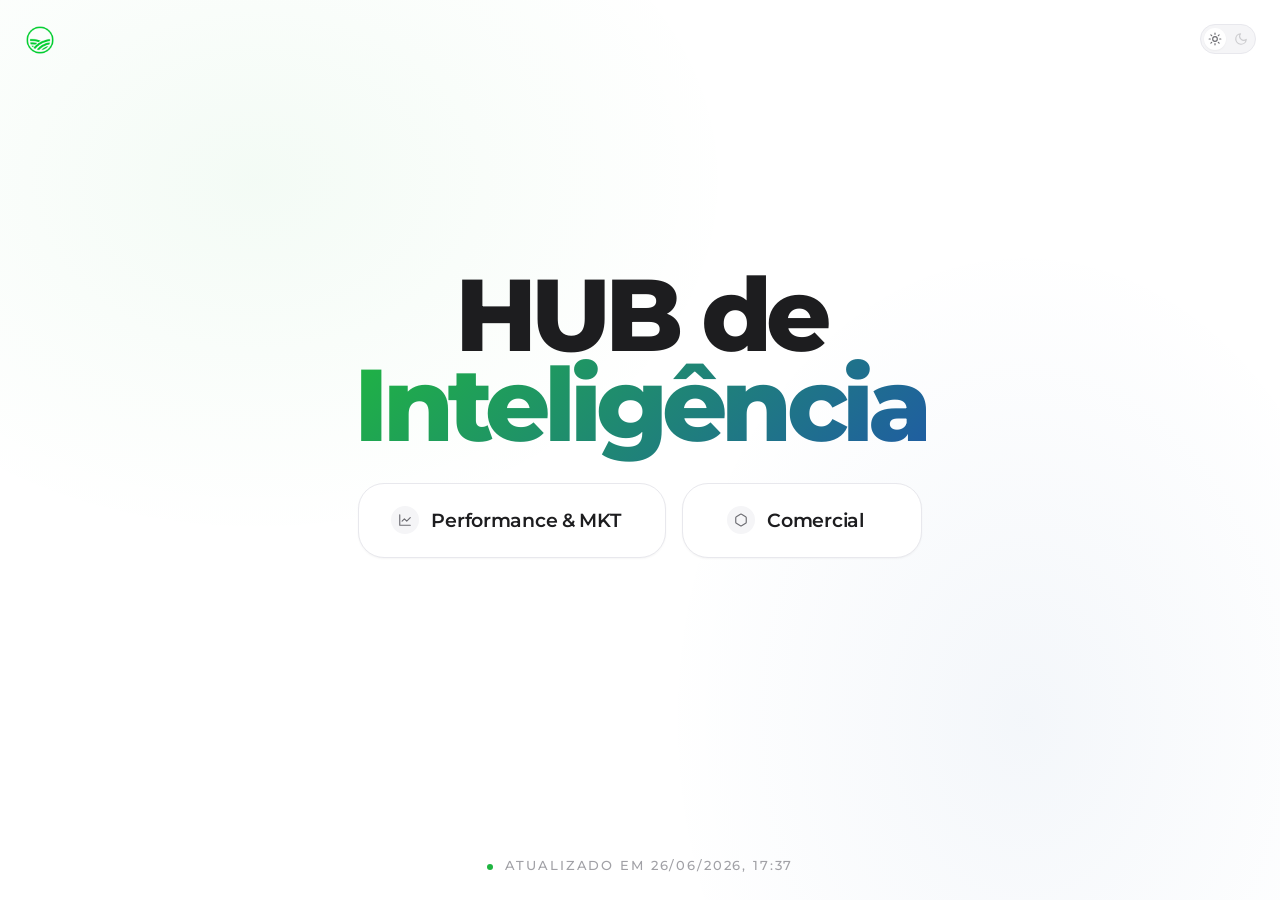
<file: hub/index.html>
<!doctype html>
<html lang="pt-BR">
<head>
  <meta charset="utf-8" />
  <meta name="viewport" content="width=device-width, initial-scale=1" />
  <title>HUB de Inteligência · Agroadvance</title>
  <link rel="stylesheet" href="assets/css/theme.css?v=3173235f07" />
</head>
<body>

<main class="home">

  <a class="home-mark brand-logo" href="index.html" aria-label="Agroadvance">
    <img src="assets/img/LogoAgro.png" alt="Agroadvance" class="brand-logo-img" />
  </a>

  <div class="home-toggle">
    <button class="theme-toggle" id="themeToggle" aria-label="Alternar tema">
      <svg class="tt-sun" viewBox="0 0 24 24" fill="none" stroke="currentColor" stroke-width="2" stroke-linecap="round" stroke-linejoin="round"><circle cx="12" cy="12" r="4"/><path d="M12 2v2M12 20v2M4.93 4.93l1.41 1.41M17.66 17.66l1.41 1.41M2 12h2M20 12h2M4.93 19.07l1.41-1.41M17.66 6.34l1.41-1.41"/></svg>
      <svg class="tt-moon" viewBox="0 0 24 24" fill="none" stroke="currentColor" stroke-width="2" stroke-linecap="round" stroke-linejoin="round"><path d="M21 12.79A9 9 0 1 1 11.21 3 7 7 0 0 0 21 12.79z"/></svg>
    </button>
  </div>

  <div class="home-inner home-inner-clean">

    <h1 class="home-title">HUB de<br/><em>Inteligência</em></h1>

    <div class="home-actions">

      <a class="btn-liquid btn-clean brand" href="area-mkt.html">
        <span class="btn-icon">
          <svg width="14" height="14" viewBox="0 0 24 24" fill="none" stroke="currentColor" stroke-width="2" stroke-linecap="round" stroke-linejoin="round"><path d="M3 3v18h18"/><path d="M7 14l4-4 4 4 6-6"/></svg>
        </span>
        <span class="btn-label-center">Performance &amp; MKT</span>
        <span class="btn-arrow">
          <svg width="18" height="18" viewBox="0 0 24 24" fill="none" stroke="currentColor" stroke-width="2.5" stroke-linecap="round" stroke-linejoin="round"><path d="M5 12h14M13 5l7 7-7 7"/></svg>
        </span>
      </a>

      <a class="btn-liquid btn-clean accent" href="performance-comercial.html">
        <span class="btn-icon">
          <svg width="14" height="14" viewBox="0 0 24 24" fill="none" stroke="currentColor" stroke-width="2" stroke-linecap="round" stroke-linejoin="round"><path d="M21 16V8a2 2 0 0 0-1-1.73l-7-4a2 2 0 0 0-2 0l-7 4A2 2 0 0 0 3 8v8a2 2 0 0 0 1 1.73l7 4a2 2 0 0 0 2 0l7-4A2 2 0 0 0 21 16z"/></svg>
        </span>
        <span class="btn-label-center">Comercial</span>
        <span class="btn-arrow">
          <svg width="18" height="18" viewBox="0 0 24 24" fill="none" stroke="currentColor" stroke-width="2.5" stroke-linecap="round" stroke-linejoin="round"><path d="M5 12h14M13 5l7 7-7 7"/></svg>
        </span>
      </a>

    </div>
  </div>

  <div class="home-foot">
    <span class="pulse"></span>
    <span id="updateText">Carregando…</span>
  </div>
</main>

<script>
  // Theme
  (function() {
    const saved = localStorage.getItem('hub-theme') || 'light';
    document.documentElement.dataset.theme = saved;
    document.getElementById('themeToggle').addEventListener('click', () => {
      const next = document.documentElement.dataset.theme === 'dark' ? 'light' : 'dark';
      document.documentElement.dataset.theme = next;
      localStorage.setItem('hub-theme', next);
    });
  })();
  // Última atualização — lê o meta PÚBLICO (não sensível: só data)
  (function() {
    const el = document.getElementById('updateText');
    fetch('dados/ultima_atualizacao.json', { cache: 'no-store' })
      .then(r => r.json())
      .then(meta => {
        const upd = new Date(meta.atualizado_em);
        el.textContent = 'Atualizado em ' + upd.toLocaleString('pt-BR', { dateStyle: 'short', timeStyle: 'short' });
      })
      .catch(() => { el.textContent = 'HUB de Inteligência'; });
  })();
</script>

</body>
</html>
</file>
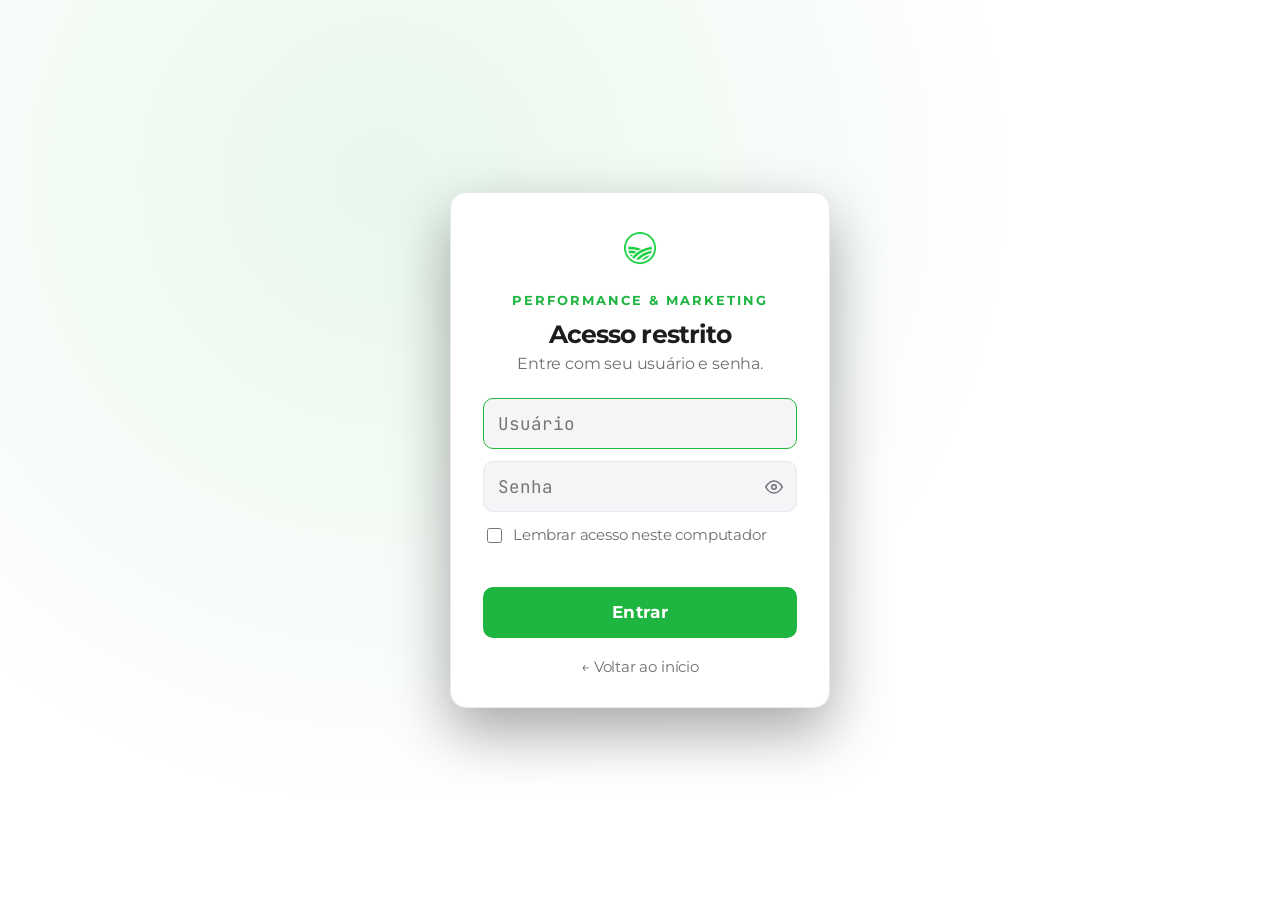
<file: hub/area-mkt.html>
<!doctype html>
<html lang="pt-BR">
<head>
  <meta charset="utf-8" />
  <meta name="viewport" content="width=device-width, initial-scale=1" />
  <title>Performance &amp; MKT · Agroadvance</title>
  <link rel="stylesheet" href="assets/css/theme.css" />
</head>
<body>

<main class="area-page">

  <a class="home-mark brand-logo" href="index.html" aria-label="Agroadvance">
    <img src="assets/img/LogoAgro.png" alt="Agroadvance" class="brand-logo-img" />
  </a>

  <a class="area-back" href="index.html" aria-label="Voltar">
    <svg width="18" height="18" viewBox="0 0 24 24" fill="none" stroke="currentColor" stroke-width="2" stroke-linecap="round" stroke-linejoin="round"><path d="M19 12H5M12 19l-7-7 7-7"/></svg>
  </a>

  <div class="home-toggle">
    <button class="theme-toggle" id="themeToggle" aria-label="Alternar tema">
      <svg class="tt-sun" viewBox="0 0 24 24" fill="none" stroke="currentColor" stroke-width="2" stroke-linecap="round" stroke-linejoin="round"><circle cx="12" cy="12" r="4"/><path d="M12 2v2M12 20v2M4.93 4.93l1.41 1.41M17.66 17.66l1.41 1.41M2 12h2M20 12h2M4.93 19.07l1.41-1.41M17.66 6.34l1.41-1.41"/></svg>
      <svg class="tt-moon" viewBox="0 0 24 24" fill="none" stroke="currentColor" stroke-width="2" stroke-linecap="round" stroke-linejoin="round" class="hidden"><path d="M21 12.79A9 9 0 1 1 11.21 3 7 7 0 0 0 21 12.79z"/></svg>
    </button>
  </div>

  <div class="area-inner">

    <h1 class="area-title">Performance<br/><em>&amp; Marketing</em></h1>

    <div class="paineis-grid-clean">

      <a class="btn-liquid btn-clean brand fade-up" style="animation-delay: 60ms;" href="performance-mkt.html">
        <span class="btn-icon">
          <svg width="14" height="14" viewBox="0 0 24 24" fill="none" stroke="currentColor" stroke-width="2" stroke-linecap="round" stroke-linejoin="round"><path d="M3 3v18h18"/><path d="M18 17V9M14 17V5M10 17v-6M6 17v-3"/></svg>
        </span>
        <span class="btn-label-center">Análise de Funil</span>
        <span class="btn-arrow">
          <svg width="16" height="16" viewBox="0 0 24 24" fill="none" stroke="currentColor" stroke-width="2.5" stroke-linecap="round" stroke-linejoin="round"><path d="M5 12h14M13 5l7 7-7 7"/></svg>
        </span>
      </a>

      <a class="btn-liquid btn-clean accent locked fade-up" style="animation-delay: 140ms;" href="#" onclick="return false;">
        <span class="btn-icon"></span>
        <span class="btn-label-center">Perfil de Lead</span>
        <span class="btn-coming">Em breve</span>
        <span class="btn-arrow">
          <svg width="16" height="16" viewBox="0 0 24 24" fill="none" stroke="currentColor" stroke-width="2.5" stroke-linecap="round" stroke-linejoin="round"><path d="M5 12h14M13 5l7 7-7 7"/></svg>
        </span>
      </a>

      <a class="btn-liquid btn-clean locked fade-up" style="animation-delay: 220ms;" href="#" onclick="return false;">
        <span class="btn-icon"></span>
        <span class="btn-label-center">Atribuição</span>
        <span class="btn-coming">Em breve</span>
        <span class="btn-arrow">
          <svg width="16" height="16" viewBox="0 0 24 24" fill="none" stroke="currentColor" stroke-width="2.5" stroke-linecap="round" stroke-linejoin="round"><path d="M5 12h14M13 5l7 7-7 7"/></svg>
        </span>
      </a>

    </div>
  </div>

</main>

<script>
  (function() {
    const saved = localStorage.getItem('hub-theme') || 'light';
    document.documentElement.dataset.theme = saved;
    document.getElementById('themeToggle').addEventListener('click', () => {
      const next = document.documentElement.dataset.theme === 'dark' ? 'light' : 'dark';
      document.documentElement.dataset.theme = next;
      localStorage.setItem('hub-theme', next);
    });
  })();
</script>

<!-- Dados CIFRADOS da área + módulo de autenticação (gate de entrada) -->
<script src="dados/performance_mkt_enc.js" onerror="console.warn('Rode Atualizar HUB MKT.bat')"></script>
<script src="assets/js/auth.js"></script>
<script>
  // Gate de acesso: pede a senha da área ao entrar (cacheia na sessão).
  // O menu fica oculto até desbloquear. Os dados sensíveis só existem cifrados.
  (function() {
    const main = document.querySelector('main');
    if (main) main.style.visibility = 'hidden';
    if (!window.HubAuth) { if (main) main.style.visibility = 'visible'; return; }
    HubAuth.unlock({ key: 'mkt', varName: 'PAINEL_ENC_MKT', nome: 'Performance & Marketing' })
      .then(() => { if (main) main.style.visibility = 'visible'; });
  })();
</script>

</body>
</html>
</file>
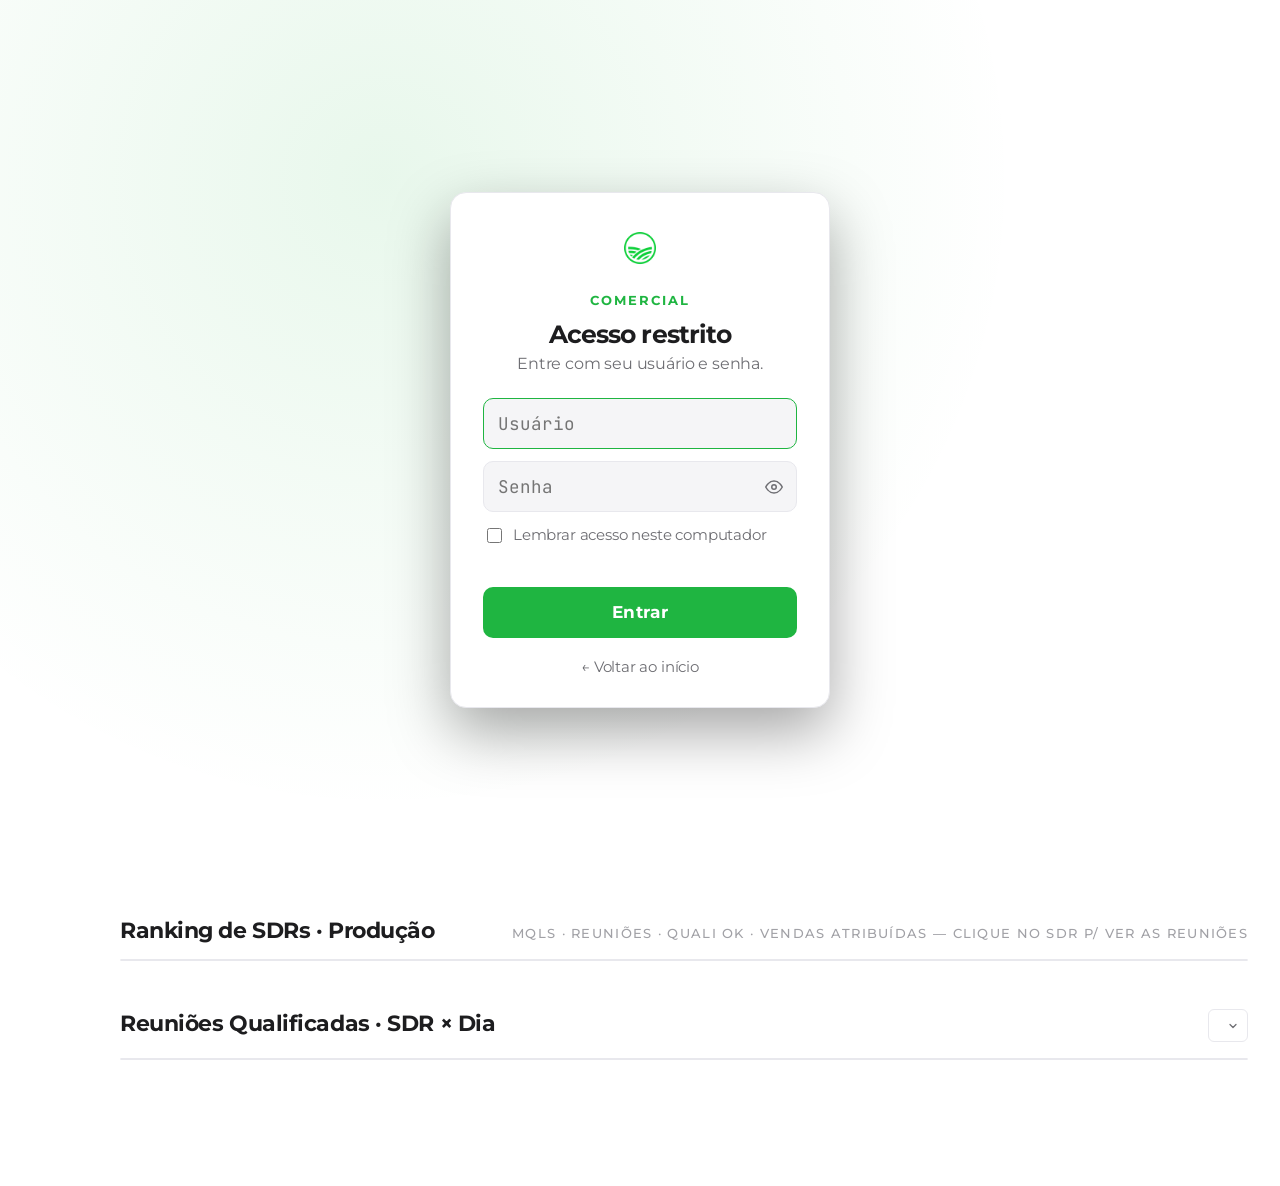
<file: hub/performance-comercial.html>
<!doctype html>
<html lang="pt-BR">
<head>
  <meta charset="utf-8" />
  <meta name="viewport" content="width=device-width, initial-scale=1" />
  <title>Performance Comercial · Agroadvance</title>
  <link rel="stylesheet" href="assets/css/theme.css?v=3173235f07" />
  <script src="assets/vendor/chart.umd.js"></script>
  <!-- Dados CIFRADOS da área comercial (AES-256-GCM) -->
  <script src="dados/performance_comercial_enc.js?v=f5d8061660" onerror="console.warn('Rode Atualizar HUB MKT.bat')"></script>
  <script src="assets/js/auth.js?v=e216d2fc1b"></script>
</head>
<body>

<div class="app-layout">

  <!-- ============= SIDEBAR ============= -->
  <aside class="sidebar">
    <a class="sb-brand" href="index.html" aria-label="Voltar ao HUB" title="Voltar ao HUB">
      <img src="assets/img/LogoAgro.png" alt="Agroadvance" class="sb-brand-img" />
    </a>

    <a class="sb-btn" href="index.html" aria-label="Home">
      <svg width="20" height="20" viewBox="0 0 24 24" fill="none" stroke="currentColor" stroke-width="1.6" stroke-linecap="round" stroke-linejoin="round"><path d="M3 9.5L12 3l9 6.5V20a1 1 0 0 1-1 1h-5v-7H9v7H4a1 1 0 0 1-1-1V9.5z"/></svg>
      <span class="sb-tooltip">Home</span>
    </a>

    <button class="sb-btn active" aria-label="Performance Comercial">
      <svg width="20" height="20" viewBox="0 0 24 24" fill="none" stroke="currentColor" stroke-width="1.6" stroke-linecap="round" stroke-linejoin="round"><path d="M3 3v18h18"/><path d="M7 15l4-4 3 3 5-6"/></svg>
      <span class="sb-tooltip">Performance Comercial</span>
    </button>

    <div class="sb-spacer"></div>

    <button class="sb-btn" id="themeToggle" aria-label="Alternar tema">
      <svg id="iconSun" width="20" height="20" viewBox="0 0 24 24" fill="none" stroke="currentColor" stroke-width="1.6" stroke-linecap="round" stroke-linejoin="round"><circle cx="12" cy="12" r="4"/><path d="M12 2v2M12 20v2M4.93 4.93l1.41 1.41M17.66 17.66l1.41 1.41M2 12h2M20 12h2M4.93 19.07l1.41-1.41M17.66 6.34l1.41-1.41"/></svg>
      <svg id="iconMoon" width="20" height="20" viewBox="0 0 24 24" fill="none" stroke="currentColor" stroke-width="1.6" stroke-linecap="round" stroke-linejoin="round" class="hidden"><path d="M21 12.79A9 9 0 1 1 11.21 3 7 7 0 0 0 21 12.79z"/></svg>
      <span class="sb-tooltip">Tema</span>
    </button>
  </aside>

  <!-- ============= MAIN ============= -->
  <main class="app-main">

    <header class="app-top">
      <div>
        <div class="crumb-line">
          <span>Comercial</span>
          <span class="crumb-sep">›</span>
          <span class="crumb-active">Performance</span>
        </div>
        <h1>Performance Comercial</h1>
      </div>
      <div class="app-edition">
        <span class="ed-pulse"></span>
        <span id="cHint">—</span>
      </div>
    </header>

    <!-- ABAS SDR / CLOSER -->
    <div class="tabs-funnel">
      <button class="tab-funnel active" data-aba="sdr">SDR</button>
      <button class="tab-funnel" data-aba="closer">Closer</button>
    </div>

    <!-- Camada de filtros (fixa no topo ao rolar) -->
    <div class="filters-sticky">
    <!-- FILTROS (padrão MKT) -->
    <div class="filter-bar">
      <span class="fb-label">Período</span>
      <select id="cAno" aria-label="Ano"></select>
      <div id="cMesWrap" class="ms-dropdown"></div>
      <div id="cDiaWrap" class="ms-dropdown"></div>
      <button class="preset" data-preset="all">Tudo</button>
      <button class="preset" data-preset="ytd">YTD</button>
      <button class="preset" data-preset="month">Mês atual</button>
      <button class="preset" data-preset="today">Hoje</button>
      <div class="range-wrap" id="cRangeWrap">
        <button class="preset preset-range" id="cBtnPers" type="button">Personalizado</button>
        <div class="range-panel" id="cRangePanel" hidden>
          <label class="range-field"><span>De</span><input type="date" id="cRangeDe" /></label>
          <label class="range-field"><span>Até</span><input type="date" id="cRangeAte" /></label>
          <button class="range-apply" id="cRangeApply" type="button">Aplicar</button>
          <button class="range-clear" id="cRangeClear" type="button">Limpar</button>
        </div>
      </div>
      <button class="btn-clear" id="cClear">
        <svg width="12" height="12" viewBox="0 0 24 24" fill="none" stroke="currentColor" stroke-width="2.5" stroke-linecap="round" stroke-linejoin="round"><line x1="18" y1="6" x2="6" y2="18"/><line x1="6" y1="6" x2="18" y2="18"/></svg>
        Limpar
      </button>
    </div>

    <!-- Filtro de TIPO de produto (afeta Closer 100%; SDR exceto MQLs) -->
    <div class="filter-type">
      <div class="ft-center">
        <span class="ft-label">Tipo</span>
        <div class="ft-buttons">
          <button class="ft-btn active" data-tipo="all">Tudo</button>
          <button class="ft-btn" data-tipo="mba">MBA</button>
          <button class="ft-btn" data-tipo="pos">Pós</button>
          <button class="ft-btn" data-tipo="imersoes">Imersões</button>
          <button class="ft-btn" data-tipo="outros" title="Eventos e demais produtos que não são MBA/Pós/Imersão (ex.: Simpósio Solo). Completa o total: MBA + Pós + Imersões + Outros = todas as vendas.">Outros</button>
        </div>
      </div>
      <div class="ft-recorte" id="cRecorte"></div>
    </div>
    <div id="cChips" class="filter-chips"></div>
    </div><!-- /filters-sticky -->

    <!-- Ticker de destaques (altas/baixas passando) -->
    <div id="cTicker" class="ticker" aria-label="Destaques do período"></div>

    <!-- ================= PANE SDR ================= -->
    <div id="paneSdr" class="pane">
      <section class="section">
        <div class="section-head"><div class="sec-left"><h2>Indicadores · SDR</h2></div><span class="sec-hint" id="cKpiSdrHint"></span></div>
        <div class="kpi-grid" id="cKpiSdr"></div>
      </section>

      <section class="section">
        <div class="grid-funil-canais">
          <div class="fc-col">
            <div class="section-head fc-head"><div class="sec-left"><h2>Funil de Vendas</h2></div><span class="sec-hint">MQLs → Reuniões → Quali OK → Vendas</span></div>
            <div class="com-funil" id="cFunilSdr"></div>
          </div>
          <div class="fc-col">
            <div class="section-head fc-head"><div class="sec-left"><h2>Evolução mensal</h2></div><span class="sec-hint">MQLs · Reuniões Qualif.</span></div>
            <div class="chart-box"><canvas id="cSerieSdr"></canvas></div>
          </div>
        </div>
      </section>

      <section class="section">
        <div class="section-head"><div class="sec-left"><h2>Ranking de SDRs · Produção</h2></div><span class="sec-hint">MQLs · Reuniões · Quali OK · Vendas atribuídas — clique no SDR p/ ver as reuniões</span></div>
        <div class="rank-table-wrap" id="cSdrs"></div>
      </section>

      <section class="section">
        <div class="section-head"><div class="sec-left"><h2>Reuniões Qualificadas · SDR × Dia</h2></div><select id="cSelSdr" class="sel-inline" aria-label="SDR"></select></div>
        <div class="hm-scroll"><div id="cReunDiaInner"></div></div>
      </section>

    </div>

    <!-- ================= PANE CLOSER ================= -->
    <div id="paneCloser" class="pane hidden">
      <section class="section">
        <div class="section-head"><div class="sec-left"><h2>Indicadores · Closer</h2></div><span class="sec-hint" id="cKpiCloserHint"></span></div>
        <div class="kpi-grid" id="cKpiCloser"></div>
      </section>

      <section class="section">
        <div class="grid-funil-canais">
          <div class="fc-col">
            <div class="section-head fc-head"><div class="sec-left"><h2>Funil de Vendas</h2></div><span class="sec-hint">Reuniões → Reuniões quali OK → Vendas · <em>negócios</em></span></div>
            <div class="com-funil" id="cFunilCloser"></div>
          </div>
          <div class="fc-col">
            <div class="section-head fc-head"><div class="sec-left"><h2>Evolução mensal</h2></div><span class="sec-hint">Vendas · Faturamento</span></div>
            <div class="chart-box"><canvas id="cSerieCloser"></canvas></div>
          </div>
        </div>
      </section>

      <section class="section">
        <div class="section-head"><div class="sec-left"><h2>Ranking de Closers</h2></div><span class="sec-hint" id="cClosersHint"></span></div>
        <div class="rank-table-wrap" id="cClosers"></div>
      </section>

      <section class="section">
        <div class="section-head">
          <div class="sec-left"><h2>Vendas · Closer × Dia <small style="font-weight:400;color:var(--text-soft)">(hover = faturamento)</small></h2></div>
          <div style="display:inline-flex;gap:8px;flex-wrap:wrap;justify-content:flex-end;">
            <div id="cSelCursoVenda" class="ss-mount" aria-label="Curso"></div>
            <select id="cSelCloser" class="sel-inline" aria-label="Closer"></select>
          </div>
        </div>
        <div class="hm-scroll"><div id="cVendaDiaInner"></div></div>
      </section>

      <section class="section">
        <div class="section-head"><div class="sec-left"><h2>Reuniões e Vendas por Curso</h2></div><div id="cSelCurso" class="ss-mount" aria-label="Curso"></div></div>
        <div class="rank-table-wrap" id="cCloserCurso"></div>
      </section>

      <section class="section">
        <div class="section-head"><div class="sec-left"><h2>Performance por Curso</h2></div><span class="sec-hint">Vendas · Ticket · Win rate · Conversão</span></div>
        <div class="rank-table-wrap" id="cCursoPerf"></div>
      </section>

      <section class="section">
        <div class="section-head"><div class="sec-left"><h2>Eficiência · Closers</h2></div><span class="sec-hint">Conversão RQ→Venda · Win rate · Ticket</span></div>
        <div class="rank-table-wrap" id="cEfCloser"></div>
      </section>
    </div>

  </main>
</div>

<div class="toast-area" id="toastArea"></div>

<script src="assets/js/comercial.js?v=e98dfb3289"></script>

</body>
</html>
</file>
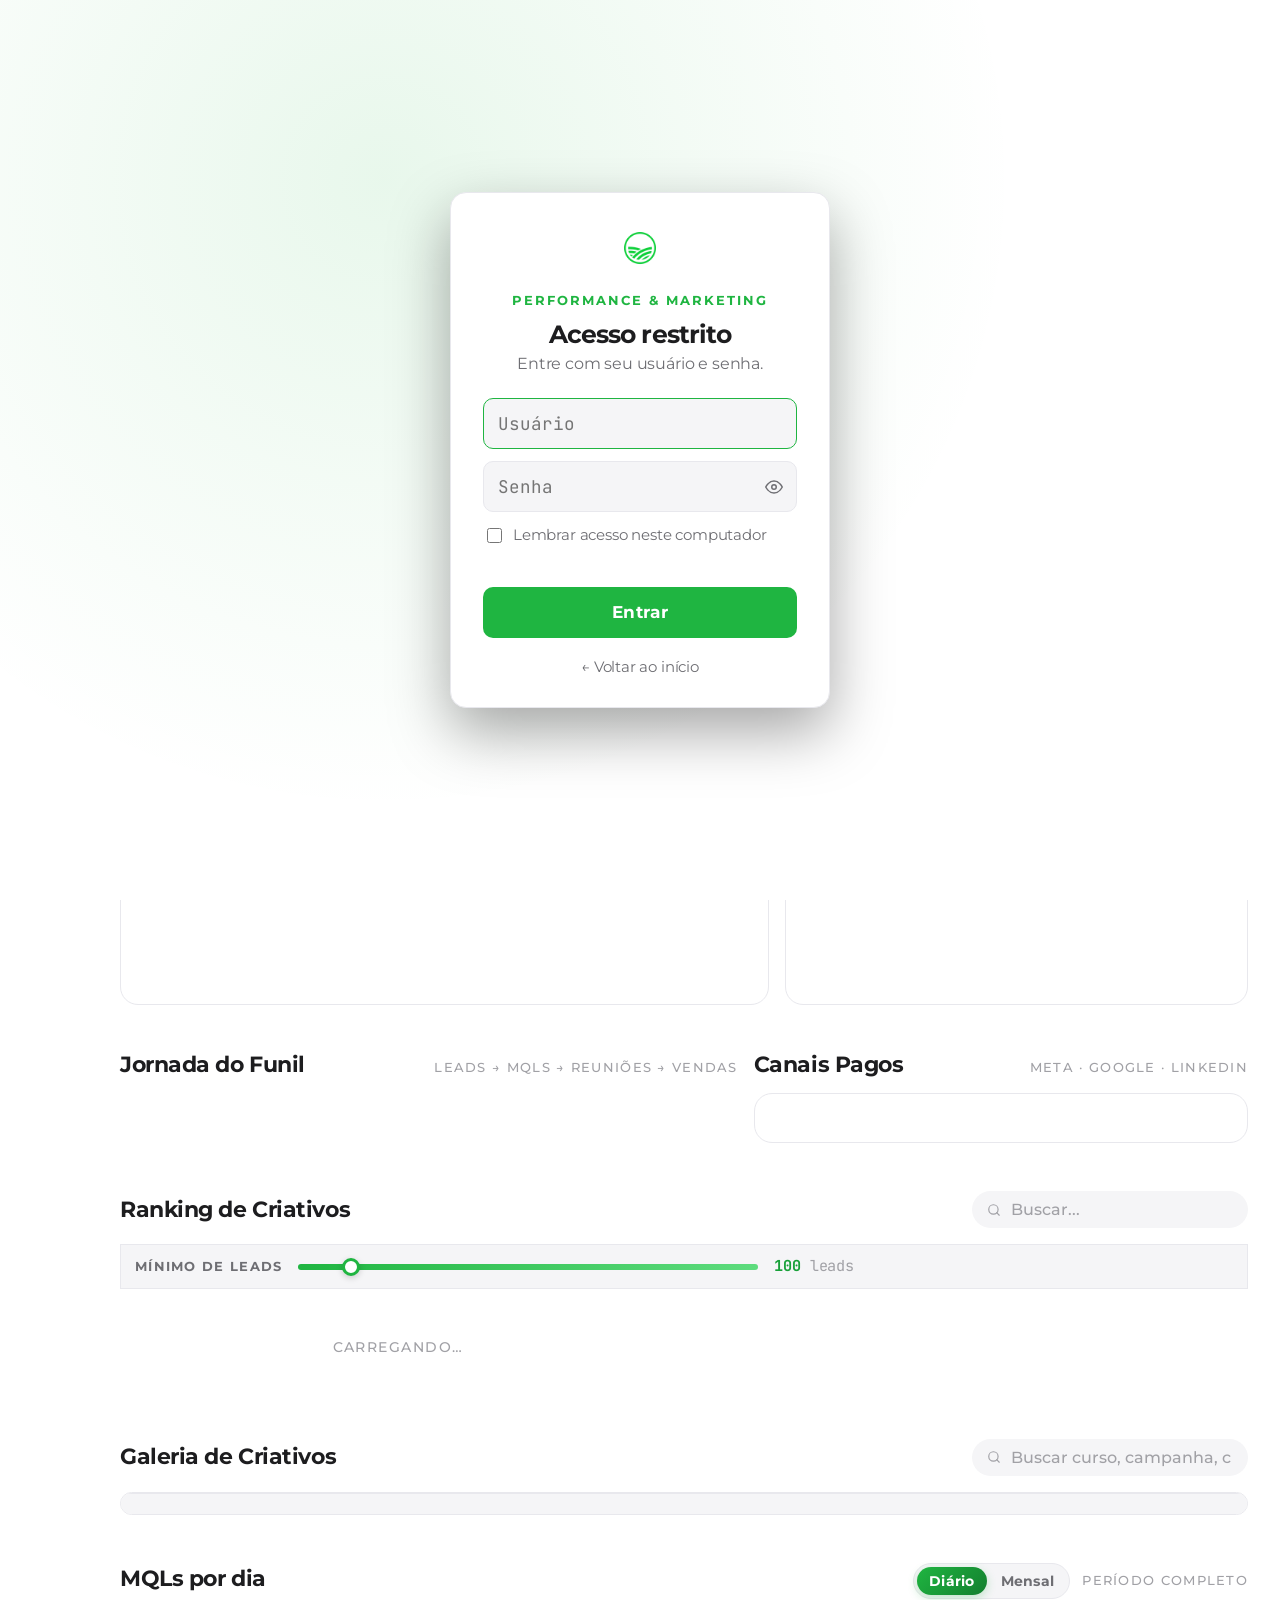
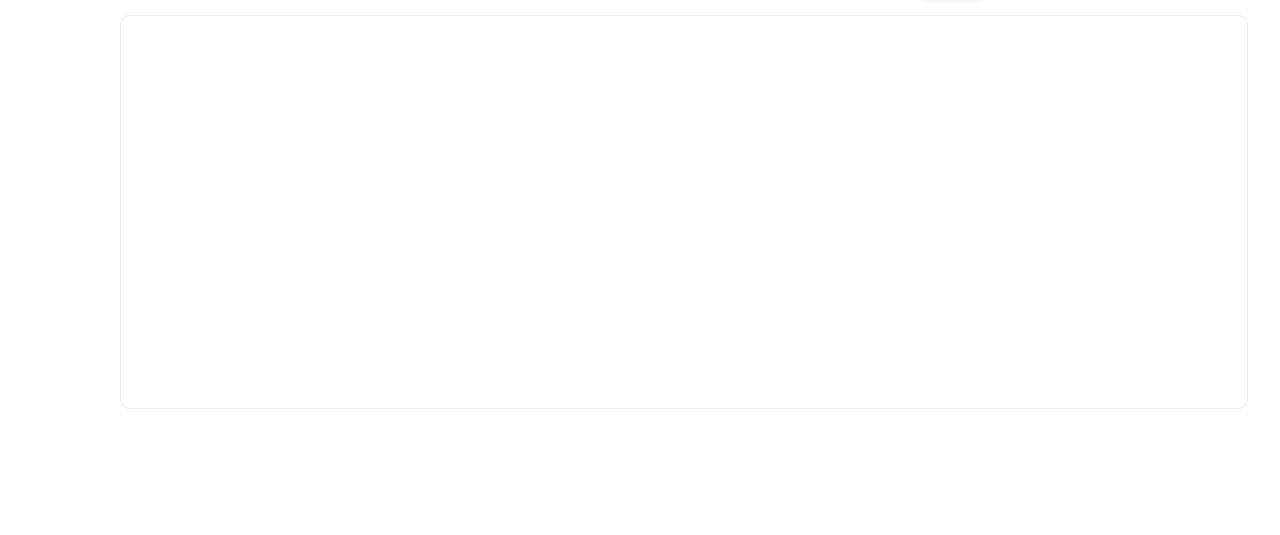
<file: hub/performance-mkt.html>
<!doctype html>
<html lang="pt-BR">
<head>
  <meta charset="utf-8" />
  <meta name="viewport" content="width=device-width, initial-scale=1" />
  <title>Análise de Funil · Agroadvance</title>
  <link rel="stylesheet" href="assets/css/theme.css?v=3173235f07" />
  <!-- Bibliotecas locais (offline-friendly, sem CDN) -->
  <script src="assets/vendor/chart.umd.js"></script>
  <script src="assets/vendor/xlsx.full.min.js"></script>
  <!-- Dados CIFRADOS desta área (AES-256-GCM). Sem a senha, é ilegível. -->
  <script src="dados/performance_mkt_enc.js?v=78bb3d035f" onerror="console.warn('Rode Atualizar HUB MKT.bat')"></script>
  <script src="assets/js/auth.js?v=e216d2fc1b"></script>
</head>
<body>

<div class="app-layout">

  <!-- ============= SIDEBAR ============= -->
  <aside class="sidebar">
    <a class="sb-brand" href="index.html" aria-label="Voltar ao HUB" title="Voltar ao HUB">
      <img src="assets/img/LogoAgro.png" alt="Agroadvance" class="sb-brand-img" />
    </a>

    <a class="sb-btn" href="index.html" aria-label="Home">
      <svg width="20" height="20" viewBox="0 0 24 24" fill="none" stroke="currentColor" stroke-width="1.6" stroke-linecap="round" stroke-linejoin="round"><path d="M3 9.5L12 3l9 6.5V20a1 1 0 0 1-1 1h-5v-7H9v7H4a1 1 0 0 1-1-1V9.5z"/></svg>
      <span class="sb-tooltip">Home</span>
    </a>

    <a class="sb-btn" href="area-mkt.html" aria-label="Painéis MKT">
      <svg width="20" height="20" viewBox="0 0 24 24" fill="none" stroke="currentColor" stroke-width="1.6" stroke-linecap="round" stroke-linejoin="round"><rect x="3" y="3" width="7" height="9"/><rect x="14" y="3" width="7" height="5"/><rect x="14" y="12" width="7" height="9"/><rect x="3" y="16" width="7" height="5"/></svg>
      <span class="sb-tooltip">Painéis</span>
    </a>

    <button class="sb-btn active" aria-label="Análise de Funil">
      <svg width="20" height="20" viewBox="0 0 24 24" fill="none" stroke="currentColor" stroke-width="1.6" stroke-linecap="round" stroke-linejoin="round"><path d="M3 4h18l-7 9v6l-4 2v-8L3 4z"/></svg>
      <span class="sb-tooltip">Análise de Funil</span>
    </button>

    <button class="sb-btn" id="btnExport" aria-label="Exportar Excel">
      <svg width="20" height="20" viewBox="0 0 24 24" fill="none" stroke="currentColor" stroke-width="1.6" stroke-linecap="round" stroke-linejoin="round"><path d="M21 15v4a2 2 0 0 1-2 2H5a2 2 0 0 1-2-2v-4"/><polyline points="7 10 12 15 17 10"/><line x1="12" y1="15" x2="12" y2="3"/></svg>
      <span class="sb-tooltip">Exportar</span>
    </button>

    <div class="sb-spacer"></div>

    <button class="sb-btn" id="themeToggle" aria-label="Alternar tema">
      <svg id="iconSun" width="20" height="20" viewBox="0 0 24 24" fill="none" stroke="currentColor" stroke-width="1.6" stroke-linecap="round" stroke-linejoin="round"><circle cx="12" cy="12" r="4"/><path d="M12 2v2M12 20v2M4.93 4.93l1.41 1.41M17.66 17.66l1.41 1.41M2 12h2M20 12h2M4.93 19.07l1.41-1.41M17.66 6.34l1.41-1.41"/></svg>
      <svg id="iconMoon" width="20" height="20" viewBox="0 0 24 24" fill="none" stroke="currentColor" stroke-width="1.6" stroke-linecap="round" stroke-linejoin="round" class="hidden"><path d="M21 12.79A9 9 0 1 1 11.21 3 7 7 0 0 0 21 12.79z"/></svg>
      <span class="sb-tooltip">Tema</span>
    </button>
  </aside>

  <!-- ============= MAIN ============= -->
  <main class="app-main">

    <header class="app-top">
      <div>
        <div class="crumb-line">
          <span>Performance &amp; MKT</span>
          <span class="crumb-sep">›</span>
          <span class="crumb-active">Painel 01</span>
        </div>
        <h1>Análise de Funil</h1>
      </div>
      <div class="app-edition">
        <span class="ed-pulse"></span>
        <span id="updateText">—</span>
      </div>
    </header>

    <!-- TABS Topo/Fundo (centralizados, clean) -->
    <div class="tabs-funnel">
      <button class="tab-funnel" data-tab="topo">Topo</button>
      <button class="tab-funnel active" data-tab="fundo">Fundo</button>
    </div>

    <!-- Camada de filtros (fixa no topo ao rolar) -->
    <div class="filters-sticky">
    <!-- FILTROS -->
    <div class="filter-bar">
      <span class="fb-label">Período</span>
      <select id="filtroAno" aria-label="Ano"></select>
      <div id="filtroMesWrap" class="ms-dropdown" data-msfor="mes"></div>
      <div id="filtroDiaWrap" class="ms-dropdown" data-msfor="dia"></div>

      <button class="preset" data-preset="all">Tudo</button>
      <button class="preset" data-preset="ytd">YTD</button>
      <button class="preset" data-preset="month">Mês atual</button>
      <button class="preset" data-preset="today">Hoje</button>

      <!-- Range customizado: botão abre painel inline com 2 date pickers -->
      <div class="range-wrap" id="rangeWrap">
        <button class="preset preset-range" id="btnPersonalizado" type="button">Personalizado</button>
        <div class="range-panel" id="rangePanel" hidden>
          <label class="range-field">
            <span>De</span>
            <input type="date" id="rangeDe" />
          </label>
          <label class="range-field">
            <span>Até</span>
            <input type="date" id="rangeAte" />
          </label>
          <button class="range-apply" id="rangeApply" type="button">Aplicar</button>
          <button class="range-clear" id="rangeClear" type="button">Limpar</button>
        </div>
      </div>

      <button class="btn-clear" id="btnClear" aria-label="Limpar filtros">
        <svg width="12" height="12" viewBox="0 0 24 24" fill="none" stroke="currentColor" stroke-width="2.5" stroke-linecap="round" stroke-linejoin="round"><line x1="18" y1="6" x2="6" y2="18"/><line x1="6" y1="6" x2="18" y2="18"/></svg>
        Limpar
      </button>
    </div>

    <!-- Filtro Tipo de Curso + Curso individual -->
    <div class="filter-type">
      <div class="ft-center">
        <span class="ft-label">Tipo</span>
        <div class="ft-buttons">
          <button class="ft-btn active" data-tipo="all">Tudo</button>
          <button class="ft-btn" data-tipo="mba">MBA</button>
          <button class="ft-btn" data-tipo="pos">Pós</button>
          <button class="ft-btn" data-tipo="imersoes">Imersões</button>
        </div>
      </div>
      <div class="ft-recorte">
        <div id="filtroCursoWrap" class="ms-dropdown ms-wide" data-msfor="curso"></div>

        <!-- Toggle de visão temporal de reuniões/vendas -->
        <button id="btnVisaoOrigem" class="visao-toggle" type="button"
          title="Alterna a data de reuniões/vendas entre o mês do evento e o mês da conversão de origem do lead">
          <span class="vt-dot"></span>
          <span class="vt-label">Data do evento</span>
        </button>
      </div>
    </div>
    <div id="mktChips" class="filter-chips"></div>
    </div><!-- /filters-sticky -->

    <!-- Ticker de destaques do MKT (superlativos por curso/dia) -->
    <div id="mktTicker" class="ticker" aria-label="Destaques do período"></div>

    <!-- Cross-filter ativo -->
    <div id="selectionBanner" class="selection-banner hidden">
      <span class="sb-tag">Cross-filter ativo</span>
      <span class="sb-val" id="selectionLabel"></span>
      <span class="sb-type" id="selectionType"></span>
      <button class="sb-clear" id="clearSelection">
        <svg width="11" height="11" viewBox="0 0 24 24" fill="none" stroke="currentColor" stroke-width="2.5" stroke-linecap="round" stroke-linejoin="round" style="vertical-align: -1px; margin-right: 4px;"><line x1="18" y1="6" x2="6" y2="18"/><line x1="6" y1="6" x2="18" y2="18"/></svg>
        Limpar
      </button>
    </div>

    <!-- §01 KPIs -->
    <section class="section">
      <div class="section-head">
        <div class="sec-left">
<h2 id="sec1Title">Indicadores</h2>
        </div>
        <div class="sec-right">
          <span class="sec-hint" id="sec1Hint">Período atual</span>
        </div>
      </div>
      <div class="kpi-grid" id="kpiGrid"></div>
    </section>

    <!-- §02 Evolução temporal + Fontes -->
    <section class="section">
      <div class="section-head">
        <div class="sec-left">
          <h2>Evolução &amp; Origem</h2>
        </div>
        <span class="sec-hint">Mensal</span>
      </div>
      <div class="grid-2">
        <div class="card">
          <div class="card-head">
            <h3 id="chartSerieTitle">Volume vs. Investimento</h3>
            <span class="hint" id="chartSerieHint">Leads · MQLs · Custo</span>
          </div>
          <div style="height: 300px;"><canvas id="chartSerie"></canvas></div>
        </div>
        <div class="card">
          <div class="card-head">
            <h3 id="chartFontesTitle">Por Fonte</h3>
            <span class="hint">Top fontes</span>
          </div>
          <div style="height: 300px;"><canvas id="chartFontes"></canvas></div>
        </div>
      </div>
    </section>

    <!-- §03 Funil + Canais Pagos -->
    <section class="section" id="funilCard">
      <div class="grid-funil-canais">
        <div class="fc-col">
          <div class="section-head fc-head">
            <div class="sec-left">
              <h2 id="funilSecTitle">Jornada do Funil</h2>
            </div>
            <span class="sec-hint" id="funilSecHint">Leads → MQLs → Reuniões → Vendas</span>
          </div>
          <div class="funnel-ed" id="funilContainer"></div>
        </div>
        <div class="fc-col">
          <div class="section-head fc-head">
            <div class="sec-left">
              <h2>Canais Pagos</h2>
            </div>
            <span class="sec-hint">Meta · Google · LinkedIn</span>
          </div>
          <aside class="canais-pagos" id="canaisPagos"></aside>
        </div>
      </div>
    </section>

    <!-- §04 Ranking -->
    <section class="section">
      <div class="section-head">
        <div class="sec-left">
          <h2>Ranking de Criativos</h2>
        </div>
        <div class="search-input">
          <svg width="14" height="14" viewBox="0 0 24 24" fill="none" stroke="currentColor" stroke-width="2" stroke-linecap="round" stroke-linejoin="round"><circle cx="11" cy="11" r="8"/><line x1="21" y1="21" x2="16.65" y2="16.65"/></svg>
          <input type="text" id="searchRanking" placeholder="Buscar..." />
        </div>
      </div>
      <!-- Slider: mínimo de leads p/ uma campanha entrar no Top/Bottom (útil no começo do mês) -->
      <div class="rank-controls">
        <span class="rc-label">Mínimo de leads</span>
        <input type="range" id="rankMinLeads" class="rc-slider" min="1" max="1000" step="1" value="100"
          aria-label="Mínimo de leads para entrar no ranking" />
        <span class="rc-value"><b id="rankMinLeadsVal">100</b> leads</span>
      </div>
      <div class="rank-grid" id="rankingWrap"><div class="empty">Carregando…</div></div>
    </section>

    <!-- Galeria de Criativos: Curso → Campanha → Canal → Criativo -->
    <section class="section">
      <div class="section-head">
        <div class="sec-left">
          <h2 id="tabelaTitle">Galeria de Criativos</h2>
        </div>
        <div class="search-input">
          <svg width="14" height="14" viewBox="0 0 24 24" fill="none" stroke="currentColor" stroke-width="2" stroke-linecap="round" stroke-linejoin="round"><circle cx="11" cy="11" r="8"/><line x1="21" y1="21" x2="16.65" y2="16.65"/></svg>
          <input type="text" id="searchTabela" placeholder="Buscar curso, campanha, canal ou criativo..." />
        </div>
      </div>
      <div class="data-table-wrap">
        <div class="hier-table" id="hierTable"></div>
        <div class="table-footer" id="tabelaFooter"></div>
      </div>
    </section>

    <!-- §06 MQLs por dia (visão diária filtrável) -->
    <section class="section">
      <div class="section-head">
        <div class="sec-left">
          <h2 id="mqlDiarioTitle">MQLs por dia</h2>
        </div>
        <div class="sec-right" style="display:inline-flex;align-items:center;gap:12px;flex-wrap:wrap;justify-content:flex-end;">
          <div class="view-seg" id="mqlViewSeg" role="group" aria-label="Visão do gráfico de MQLs">
            <button class="vs-btn active" data-view="diario">Diário</button>
            <button class="vs-btn" data-view="mensal">Mensal</button>
          </div>
          <span class="sec-hint" id="mqlDiarioHint">Período completo</span>
        </div>
      </div>
      <div class="diario-chart-wrap">
        <div class="diario-chart-scroll" id="mqlDiarioScroll">
          <div class="diario-chart-inner" id="mqlDiarioInner">
            <canvas id="chartMqlDiario"></canvas>
          </div>
        </div>
      </div>
    </section>

  </main>
</div>

<!-- Mini-widget flutuante: Saúde do Funil (carinhas) -->
<aside id="healthWidget" class="health-widget hidden" data-level="warn"></aside>

<!-- Drawer lateral: campanhas por canal pago -->
<div id="canalDrawer" class="canal-drawer hidden" role="dialog" aria-labelledby="cdTitle">
  <div class="cd-overlay" data-close></div>
  <aside class="cd-panel">
    <header class="cd-head">
      <div class="cd-title" id="cdTitle">
        <span class="cd-logo" id="cdLogo"></span>
        <span class="cd-nome" id="cdNome">—</span>
      </div>
      <button class="cd-close" data-close aria-label="Fechar">
        <svg width="18" height="18" viewBox="0 0 24 24" fill="none" stroke="currentColor" stroke-width="2.2" stroke-linecap="round" stroke-linejoin="round"><line x1="18" y1="6" x2="6" y2="18"/><line x1="6" y1="6" x2="18" y2="18"/></svg>
      </button>
    </header>
    <div class="cd-summary" id="cdSummary"></div>
    <div class="cd-search">
      <svg width="14" height="14" viewBox="0 0 24 24" fill="none" stroke="currentColor" stroke-width="2" stroke-linecap="round" stroke-linejoin="round"><circle cx="11" cy="11" r="8"/><line x1="21" y1="21" x2="16.65" y2="16.65"/></svg>
      <input id="cdSearch" type="text" placeholder="Buscar campanha..." />
    </div>
    <div class="cd-list-wrap">
      <div class="cd-list-head">
        <span>Campanha</span>
        <span class="num">Leads</span>
        <span class="num">MQLs</span>
        <span class="num">% MQL</span>
        <span class="num">Investido</span>
      </div>
      <div class="cd-list" id="cdList"></div>
    </div>
    <footer class="cd-foot" id="cdFoot"></footer>
  </aside>
</div>

<div class="toast-area" id="toastArea"></div>

<script src="assets/js/painel.js?v=9b209a3af4"></script>
<script src="assets/js/insight.js?v=444c7c78ec"></script>

</body>
</html>
</file>
<file: hub/assets/css/theme.css>
/* ============================================================
   HUB AGROADVANCE — Design System "ATLAS · APPLE-CLEAN"
   Montserrat · ultra-minimalista · liquid buttons · light/dark
   ============================================================ */

@import url('https://fonts.googleapis.com/css2?family=Montserrat:wght@300;400;500;600;700;800;900&family=JetBrains+Mono:wght@400;500;600&display=swap');

:root {
  /* ============= BRAND (paleta oficial Agroadvance) ============= */
  --brand-50:  #f1fbf4;
  --brand-100: #d8f4dd;
  --brand-300: #5edc7e;
  --brand-500: #1fb541;
  --brand-600: #18a039;
  --brand-700: #137f2e;
  --brand-900: #0a4519;

  --accent-100: #e0eafa;
  --accent-300: #6ca1df;
  --accent-500: #1f5ba4;
  --accent-700: #143a6b;
  --accent-900: #0b2138;
  --accent-950: #07172a;

  /* ============= NEUTROS Apple-clean ============= */
  --gray-50:  #fafafa;
  --gray-100: #f5f5f7;     /* Apple gray */
  --gray-200: #e8e8ed;
  --gray-300: #d2d2d7;
  --gray-400: #a1a1a6;
  --gray-500: #6e6e73;
  --gray-700: #424245;
  --gray-800: #1d1d1f;     /* Apple black */
  --gray-900: #000000;

  /* ============= Semântica ============= */
  --positive: #1fb541;
  --positive-soft: #f1fbf4;
  --negative: #d70015;
  --negative-soft: #fff2f2;
  --warn:     #b35309;
  --warn-soft: #fdf5e8;

  /* ============= TIPOGRAFIA ============= */
  --font-display: 'Montserrat', -apple-system, BlinkMacSystemFont, sans-serif;
  --font-body:    'Montserrat', -apple-system, BlinkMacSystemFont, sans-serif;
  --font-mono:    'JetBrains Mono', 'SF Mono', Menlo, monospace;

  --size-hero:    clamp(3.2rem, 8vw, 7rem);
  --size-display: clamp(1.9rem, 3.6vw, 2.8rem);
  --size-h1: 1.6rem;
  --size-h2: 1.18rem;
  --size-body: 0.95rem;
  --size-small: 0.86rem;
  --size-micro: 0.78rem;

  /* ============= ESPAÇOS ============= */
  --space-1: 4px;
  --space-2: 8px;
  --space-3: 12px;
  --space-4: 16px;
  --space-5: 24px;
  --space-6: 32px;
  --space-7: 48px;
  --space-8: 64px;
  --space-9: 96px;

  /* ============= RAIO ============= */
  --radius-sm: 6px;
  --radius:    10px;
  --radius-lg: 18px;
  --radius-xl: 26px;
  --radius-pill: 999px;

  /* ============= SOMBRAS (Apple-like) ============= */
  --shadow-nano:  0 1px 2px rgba(0, 0, 0, 0.04);
  --shadow-soft:  0 4px 16px rgba(0, 0, 0, 0.05);
  --shadow-lift:  0 20px 50px rgba(0, 0, 0, 0.08);
  --shadow-glow:  0 0 0 4px rgba(31, 181, 65, 0.15);

  /* ============= MOTION ============= */
  --ease-apple: cubic-bezier(0.32, 0.72, 0, 1);
  --ease-liquid: cubic-bezier(0.65, 0, 0.35, 1);
  --t-fast:    160ms;
  --t-base:    320ms;
  --t-slow:    560ms;

  /* ============= CONTEXTO (light) ============= */
  --bg:       #ffffff;
  --bg-soft:  var(--gray-50);
  --surface:  #ffffff;
  --surface-2: var(--gray-100);
  --surface-elev: #ffffff;
  --border:   var(--gray-200);
  --border-strong: var(--gray-300);
  --text:     var(--gray-800);
  --text-muted: var(--gray-500);
  --text-soft: var(--gray-400);

  /* Gráficos */
  --chart-1: #1fb541;
  --chart-2: #1f5ba4;
  --chart-3: #b35309;
  --chart-4: #0a4519;
  --chart-5: #6ca1df;
  --chart-grid: rgba(0, 0, 0, 0.05);

  --sidebar-w: 88px;
}

:root[data-theme="dark"] {
  --bg:       #000000;
  --bg-soft:  #0a0a0c;
  --surface:  #111114;
  --surface-2: #1a1a1f;
  --surface-elev: #1f1f24;
  --border:   #2a2a30;
  --border-strong: #3a3a40;
  --text:     #f5f5f7;
  --text-muted: #a1a1a6;
  --text-soft: #6e6e73;

  --gray-100: #1a1a1f;
  --gray-200: #2a2a30;

  --chart-grid: rgba(255, 255, 255, 0.05);
  --positive-soft: rgba(31, 181, 65, 0.12);
  --negative-soft: rgba(215, 0, 21, 0.14);
  --warn-soft: rgba(179, 83, 9, 0.14);

  --shadow-nano:  0 1px 2px rgba(0,0,0,0.4);
  --shadow-soft:  0 4px 16px rgba(0,0,0,0.5);
  --shadow-lift:  0 20px 50px rgba(0,0,0,0.7);
}

/* ============================================================ */
*, *::before, *::after { box-sizing: border-box; }
html, body { margin: 0; padding: 0; }
html {
  /* Base aumentada (16px → 18.5px) — escala +15.6% em tudo que usa rem */
  font-size: 18.5px;
}
body {
  font-family: var(--font-body);
  font-size: var(--size-body);
  background: var(--bg);
  color: var(--text);
  -webkit-font-smoothing: antialiased;
  -moz-osx-font-smoothing: grayscale;
  min-height: 100vh;
  line-height: 1.5;
  letter-spacing: -0.01em;
}
a { color: inherit; text-decoration: none; }
button { font: inherit; cursor: pointer; }
h1, h2, h3, h4 { margin: 0; font-weight: 700; line-height: 1.05; letter-spacing: -0.035em; }

@media (prefers-reduced-motion: reduce) {
  *, *::before, *::after { animation-duration: 0.01ms !important; transition-duration: 0.01ms !important; }
}

::selection { background: var(--brand-500); color: white; }

/* ============================================================
   TIPOGRAFIA — Utilitárias
   ============================================================ */
.t-hero {
  font-family: var(--font-display);
  font-size: var(--size-hero);
  font-weight: 800;
  letter-spacing: -0.06em;
  line-height: 0.88;
}
.t-display {
  font-family: var(--font-display);
  font-size: var(--size-display);
  font-weight: 700;
  letter-spacing: -0.035em;
  line-height: 1.05;
}
.t-mono { font-family: var(--font-mono); font-feature-settings: "tnum", "zero"; }
.t-num { font-family: var(--font-mono); font-variant-numeric: tabular-nums; font-feature-settings: "tnum"; letter-spacing: -0.01em; }
.t-kicker {
  font-family: var(--font-display);
  font-size: var(--size-micro);
  font-weight: 600;
  text-transform: uppercase;
  letter-spacing: 0.18em;
  color: var(--text-muted);
}

/* ============================================================
   HOME — Apple-clean ultra-minimalista
   ============================================================ */
.home {
  min-height: 100vh;
  display: grid;
  place-items: center;
  position: relative;
  overflow: hidden;
  padding: var(--space-7) var(--space-5);
  background: var(--bg);
}
.home::before {
  /* gradient ambient sutil — quase impercepível */
  content: '';
  position: absolute; inset: 0;
  background:
    radial-gradient(ellipse 800px 600px at 20% 20%, rgba(31, 181, 65, 0.05), transparent 60%),
    radial-gradient(ellipse 600px 800px at 80% 80%, rgba(31, 91, 164, 0.05), transparent 60%);
  pointer-events: none;
}
:root[data-theme="dark"] .home::before {
  background:
    radial-gradient(ellipse 800px 600px at 20% 20%, rgba(31, 181, 65, 0.08), transparent 60%),
    radial-gradient(ellipse 600px 800px at 80% 80%, rgba(31, 91, 164, 0.08), transparent 60%);
}

.home-toggle {
  position: absolute; top: var(--space-5); right: var(--space-5);
  z-index: 10;
}

.home-mark {
  position: absolute; top: var(--space-5); left: var(--space-5);
  display: flex; align-items: center; gap: 10px;
  font-family: var(--font-display); font-weight: 600;
  font-size: 0.95rem;
  letter-spacing: -0.01em;
  color: var(--text);
  z-index: 10;
  text-decoration: none;
  transition: opacity var(--t-base) var(--ease-apple);
}
.home-mark:hover { opacity: 0.7; }

/* Logo Agroadvance — PNG real (LogoAgro.png) */
.brand-logo-img {
  height: 32px;
  width: auto;
  display: block;
  object-fit: contain;
}
@media (max-width: 640px) { .brand-logo-img { height: 26px; } }
:root[data-theme="dark"] .brand-logo-img {
  filter: brightness(0) invert(1);   /* logo escuro vira claro no dark mode */
}

.home-inner {
  text-align: center;
  position: relative; z-index: 1;
  max-width: 720px;
  display: flex; flex-direction: column;
  align-items: center;
  gap: var(--space-7);
}
.home-inner-clean {
  gap: var(--space-6);
  margin-top: -8vh;          /* sobe levemente para não ficar com espaço vazio em cima */
}
@media (max-height: 700px) {
  .home-inner-clean { margin-top: 0; }
}

.home-eyebrow {
  font-family: var(--font-display);
  font-size: 0.78rem;
  font-weight: 600;
  text-transform: uppercase;
  letter-spacing: 0.22em;
  color: var(--text-muted);
  display: inline-flex; align-items: center; gap: var(--space-2);
}
.home-eyebrow::before, .home-eyebrow::after {
  content: ''; width: 24px; height: 1px; background: var(--border-strong);
}

.home-title {
  font-family: var(--font-display);
  font-size: var(--size-hero);
  font-weight: 800;
  letter-spacing: -0.06em;
  line-height: 0.88;
  color: var(--text);
}
.home-title em {
  font-style: normal;
  font-weight: 800;
  background: linear-gradient(135deg, var(--brand-500) 0%, var(--accent-500) 100%);
  -webkit-background-clip: text; background-clip: text;
  color: transparent;
}

.home-actions {
  display: flex; gap: var(--space-4);
  flex-wrap: wrap;
  justify-content: center;
}
@media (max-width: 640px) {
  .home-actions { flex-direction: column; width: 100%; max-width: 360px; }
}

.home-foot {
  position: absolute;
  bottom: var(--space-5); left: 0; right: 0;
  text-align: center;
  font-family: var(--font-display);
  font-size: 0.72rem;
  font-weight: 500;
  letter-spacing: 0.14em;
  text-transform: uppercase;
  color: var(--text-soft);
  z-index: 5;
}
.home-foot .pulse {
  display: inline-block; width: 6px; height: 6px;
  border-radius: 50%; background: var(--brand-500);
  margin-right: 6px;
  animation: pulse-soft 2.4s ease-in-out infinite;
}
@keyframes pulse-soft {
  0%, 100% { opacity: 0.6; transform: scale(1); }
  50% { opacity: 1; transform: scale(1.4); }
}

/* ============================================================
   BOTÕES LIQUID — premium Apple-clean
   ============================================================ */
.btn-liquid {
  --btn-bg: var(--surface);
  --btn-fg: var(--text);
  --btn-fill: var(--gray-800);
  --btn-fill-fg: white;
  --btn-border: var(--border-strong);

  position: relative;
  display: inline-flex;
  align-items: center; justify-content: center;
  gap: var(--space-3);
  padding: 22px 36px;
  min-width: 240px;
  background: var(--btn-bg);
  color: var(--btn-fg);
  border: 1px solid var(--btn-border);
  border-radius: var(--radius-xl);
  font-family: var(--font-display);
  font-weight: 600;
  font-size: 1.05rem;
  letter-spacing: -0.015em;
  overflow: hidden;
  cursor: pointer;
  transition: color var(--t-base) var(--ease-apple),
              border-color var(--t-base) var(--ease-apple),
              transform var(--t-base) var(--ease-apple),
              box-shadow var(--t-base) var(--ease-apple);
  box-shadow: var(--shadow-nano);
}
.btn-liquid::before {
  content: '';
  position: absolute;
  bottom: 0; left: 0;
  width: 100%; height: 0;
  background: var(--btn-fill);
  z-index: 0;
  transition: height var(--t-slow) var(--ease-liquid);
  border-radius: var(--radius-xl) var(--radius-xl) 0 0;
}
.btn-liquid > * { position: relative; z-index: 1; }
.btn-liquid:hover {
  color: var(--btn-fill-fg);
  border-color: var(--btn-fill);
  transform: translateY(-2px);
  box-shadow: var(--shadow-lift);
}
.btn-liquid:hover::before { height: 110%; }
.btn-liquid:active { transform: translateY(0); transition-duration: 100ms; }
.btn-liquid:focus-visible { outline: 0; box-shadow: 0 0 0 4px rgba(31, 181, 65, 0.25); }

.btn-liquid .btn-icon {
  display: inline-grid; place-items: center;
  width: 28px; height: 28px;
  border-radius: 50%;
  background: var(--surface-2);
  color: var(--text-muted);
  flex-shrink: 0;
  transition: background var(--t-base) var(--ease-apple),
              color var(--t-base) var(--ease-apple);
}
.btn-liquid:hover .btn-icon {
  background: rgba(255,255,255,0.15);
  color: var(--btn-fill-fg);
}

.btn-liquid .btn-label { display: inline-flex; flex-direction: column; align-items: flex-start; }
.btn-liquid .btn-label small {
  font-size: 0.62rem;
  font-weight: 600;
  letter-spacing: 0.18em;
  text-transform: uppercase;
  color: var(--text-muted);
  margin-bottom: 2px;
  transition: color var(--t-base) var(--ease-apple);
}
.btn-liquid:hover .btn-label small { color: rgba(255,255,255,0.7); }

/* Botão limpo: texto centralizado em uma linha só (sem kicker "ÁREA 01") */
.btn-liquid.btn-clean {
  justify-content: center;
  padding: 22px 32px;
  white-space: nowrap;            /* impede quebra do conteúdo no hover */
}
.btn-liquid.btn-clean .btn-icon { order: 0; flex-shrink: 0; }
.btn-liquid.btn-clean .btn-label-center {
  font-family: var(--font-display);
  font-weight: 600;
  font-size: 1.05rem;
  letter-spacing: -0.015em;
  color: inherit;
  text-align: center;
  order: 1;
  white-space: nowrap;            /* nunca quebra em duas linhas */
  flex-shrink: 0;
}
.btn-liquid.btn-clean .btn-arrow { order: 2; flex-shrink: 0; }

.btn-liquid .btn-arrow {
  display: inline-flex;
  align-items: center; justify-content: flex-end;
  width: 0; opacity: 0;
  margin-left: 0;
  transition: width var(--t-base) var(--ease-apple),
              opacity var(--t-base) var(--ease-apple),
              margin-left var(--t-base) var(--ease-apple);
  overflow: hidden;
}
.btn-liquid:hover .btn-arrow {
  width: 22px; opacity: 1; margin-left: var(--space-2);
}

/* Variantes */
.btn-liquid.brand { --btn-fill: var(--brand-600); --btn-border: var(--border); }
.btn-liquid.brand:hover { border-color: var(--brand-600); }
.btn-liquid.accent { --btn-fill: var(--accent-500); --btn-border: var(--border); }
.btn-liquid.accent:hover { border-color: var(--accent-500); }
.btn-liquid.dark { --btn-fill: var(--gray-800); }
:root[data-theme="dark"] .btn-liquid.dark { --btn-fill: var(--gray-100); --btn-fill-fg: var(--gray-900); }

.btn-liquid.locked {
  cursor: not-allowed; opacity: 0.7;
  pointer-events: none;
}
.btn-liquid.locked .btn-icon::after {
  content: '◷';
  font-size: 0.9rem;
}
/* Pill "Em breve" — substitui o cadeado discreto por feedback claro */
.btn-liquid .btn-coming {
  display: inline-flex;
  align-items: center;
  font-family: var(--font-display);
  font-size: 0.58rem;
  font-weight: 700;
  letter-spacing: 0.14em;
  text-transform: uppercase;
  padding: 3px 9px;
  border-radius: 999px;
  background: var(--gray-200);
  color: var(--text-muted);
  margin-left: 6px;
  flex-shrink: 0;
}
:root[data-theme="dark"] .btn-liquid .btn-coming {
  background: rgba(255,255,255,0.10);
  color: rgba(255,255,255,0.65);
}

/* ============================================================
   TOGGLE TEMA — switch elegante
   ============================================================ */
.theme-toggle {
  width: 56px; height: 30px;
  background: var(--surface-2);
  border: 1px solid var(--border);
  border-radius: var(--radius-pill);
  position: relative;
  cursor: pointer;
  transition: background var(--t-base) var(--ease-apple),
              border-color var(--t-base) var(--ease-apple);
  padding: 0;
}
.theme-toggle::before {
  content: '';
  position: absolute;
  top: 3px; left: 3px;
  width: 22px; height: 22px;
  border-radius: 50%;
  background: var(--surface);
  box-shadow: var(--shadow-nano);
  transition: transform var(--t-base) var(--ease-apple),
              background var(--t-base) var(--ease-apple);
}
:root[data-theme="dark"] .theme-toggle::before { transform: translateX(26px); }
.theme-toggle svg {
  position: absolute;
  top: 50%; transform: translateY(-50%);
  width: 14px; height: 14px;
  color: var(--text-muted);
  transition: opacity var(--t-base);
}
.theme-toggle .tt-sun { left: 7px; opacity: 1; }
.theme-toggle .tt-moon { right: 7px; opacity: 0.3; }
:root[data-theme="dark"] .theme-toggle .tt-sun { opacity: 0.3; }
:root[data-theme="dark"] .theme-toggle .tt-moon { opacity: 1; }
.theme-toggle:hover { border-color: var(--border-strong); }
.theme-toggle:focus-visible { outline: 0; box-shadow: 0 0 0 4px rgba(31, 181, 65, 0.25); }

/* ============================================================
   ÁREA — Lista de painéis
   ============================================================ */
.area-page {
  min-height: 100vh;
  display: grid; place-items: center;
  position: relative;
  padding: var(--space-7) var(--space-5);
  background: var(--bg);
  overflow: hidden;
}
.area-page::before {
  content: '';
  position: absolute; inset: 0;
  background: radial-gradient(ellipse 700px 500px at 50% 30%, rgba(31, 181, 65, 0.04), transparent 60%);
  pointer-events: none;
}
:root[data-theme="dark"] .area-page::before {
  background: radial-gradient(ellipse 700px 500px at 50% 30%, rgba(31, 181, 65, 0.07), transparent 60%);
}

.area-inner {
  position: relative; z-index: 1;
  text-align: center;
  max-width: 880px;
  display: flex; flex-direction: column;
  align-items: center;
  gap: var(--space-6);
}

.area-back {
  position: absolute;
  top: var(--space-5); right: var(--space-7);
  width: 42px; height: 42px;
  display: grid; place-items: center;
  border-radius: 50%;
  background: var(--surface);
  border: 1px solid var(--border);
  color: var(--text-muted);
  transition: all var(--t-base) var(--ease-apple);
  z-index: 10;
}
.area-back:hover {
  color: var(--text);
  border-color: var(--border-strong);
  transform: translateX(-3px);
}

.area-eyebrow {
  font-family: var(--font-display);
  font-size: 0.74rem;
  font-weight: 600;
  text-transform: uppercase;
  letter-spacing: 0.22em;
  color: var(--text-muted);
}

.area-title {
  font-family: var(--font-display);
  font-size: clamp(2.5rem, 5.5vw, 4.2rem);
  font-weight: 800;
  letter-spacing: -0.05em;
  line-height: 0.95;
}
.area-title em {
  font-style: normal;
  background: linear-gradient(135deg, var(--brand-500), var(--accent-500));
  -webkit-background-clip: text; background-clip: text; color: transparent;
}

.paineis-grid-clean {
  display: grid;
  grid-template-columns: repeat(auto-fit, minmax(220px, 1fr));
  gap: var(--space-4);
  width: 100%; max-width: 880px;
}
/* Viewport médio: 2 colunas pra evitar 3×260 estourando ~800px */
@media (max-width: 900px) {
  .paineis-grid-clean { grid-template-columns: repeat(auto-fit, minmax(200px, 1fr)); }
}
@media (max-width: 560px) {
  .paineis-grid-clean { grid-template-columns: 1fr; }
}

/* ============================================================
   APP LAYOUT (painel)
   ============================================================ */
.app-layout { min-height: 100vh; display: flex; }

.sidebar {
  width: var(--sidebar-w);
  flex-shrink: 0;
  background: var(--surface);
  border-right: 1px solid var(--border);
  display: flex; flex-direction: column;
  align-items: center;
  padding: var(--space-5) 0;
  gap: var(--space-2);
  position: sticky; top: 0; height: 100vh;
}
.sb-brand {
  width: 56px; height: 56px;
  display: grid; place-items: center;
  margin-bottom: var(--space-5);
  border-radius: 12px;
  position: relative;
  cursor: pointer;
  transition: transform var(--t-base) var(--ease-apple), background var(--t-base);
  overflow: hidden;
  padding: 6px;
}
.sb-brand:hover {
  transform: scale(1.06);
  background: var(--surface-2);
}
/* Sidebar — logo Agroadvance (substitui o círculo antigo). Clicando volta ao HUB. */
.sb-brand-img {
  width: 100%; height: auto;
  max-height: 100%;
  object-fit: contain;
  display: block;
}
:root[data-theme="dark"] .sb-brand-img { filter: brightness(0) invert(1); }

.sb-btn {
  width: 44px; height: 44px;
  border-radius: var(--radius);
  border: 0; background: transparent;
  color: var(--text-muted);
  display: grid; place-items: center;
  cursor: pointer; position: relative;
  transition: all var(--t-fast) var(--ease-apple);
}
.sb-btn:hover { background: var(--surface-2); color: var(--text); }
.sb-btn.active { background: var(--text); color: var(--bg); }

.sb-tooltip {
  position: absolute; left: calc(100% + 12px); top: 50%;
  transform: translateY(-50%) translateX(-4px);
  background: var(--text); color: var(--bg);
  font-family: var(--font-display); font-size: 0.7rem;
  font-weight: 600; letter-spacing: 0.04em;
  padding: 5px 10px; border-radius: 6px;
  white-space: nowrap; pointer-events: none;
  opacity: 0; transition: all var(--t-base) var(--ease-apple);
  z-index: 100;
}
.sb-btn:hover .sb-tooltip { opacity: 1; transform: translateY(-50%) translateX(0); }
.sb-spacer { flex: 1; }

.app-main {
  flex: 1; min-width: 0;
  /* padding-bottom extra (110px) garante que o Health widget flutuante (fixed bottom-right)
     não cubra o último card/tabela da página ao rolar até o fim. */
  padding: var(--space-6) var(--space-6) 110px;
}
@media (max-width: 720px) {
  .sidebar { width: 60px; }
  .app-main { padding: var(--space-4); }
}

/* ============================================================
   APP HEADER
   ============================================================ */
.app-top {
  display: grid;
  grid-template-columns: 1fr auto;
  gap: var(--space-5);
  align-items: end;
  padding-bottom: var(--space-5);
  border-bottom: 1px solid var(--border);
  margin-bottom: var(--space-6);
}
.app-top-left {
  display: flex;
  align-items: center;
  gap: var(--space-5);
  min-width: 0;
}
.app-logo {
  display: flex;
  align-items: center;
  justify-content: center;
  padding: 8px 14px;
  border-right: 1px solid var(--border);
  padding-right: var(--space-5);
  transition: opacity var(--t-base) var(--ease-apple);
  flex-shrink: 0;
}
.app-logo:hover { opacity: 0.65; }
.app-logo img {
  height: 32px;
  width: auto;
  display: block;
  object-fit: contain;
}
:root[data-theme="dark"] .app-logo img { filter: brightness(0) invert(1); }
@media (max-width: 720px) {
  .app-top-left { gap: var(--space-3); }
  .app-logo { padding: 4px 12px 4px 0; }
  .app-logo img { height: 26px; }
}
.app-top h1 {
  font-family: var(--font-display);
  font-size: clamp(1.7rem, 3vw, 2.2rem);
  font-weight: 700;
  letter-spacing: -0.035em;
  margin-top: 4px;
}
.app-top .crumb-line {
  display: flex; align-items: center; gap: var(--space-2);
  font-family: var(--font-display);
  font-size: 0.7rem;
  font-weight: 600;
  letter-spacing: 0.16em;
  text-transform: uppercase;
  color: var(--text-soft);
}
.app-top .crumb-sep { color: var(--text-soft); opacity: 0.5; }
.app-top .crumb-active { color: var(--text-muted); }

.app-edition {
  text-align: right;
  font-family: var(--font-display);
  font-size: 0.72rem;
  font-weight: 500;
  letter-spacing: 0.12em;
  text-transform: uppercase;
  color: var(--text-muted);
}
.ed-pulse {
  display: inline-block; width: 6px; height: 6px;
  border-radius: 50%; background: var(--brand-500);
  margin-right: 6px;
  animation: pulse-soft 2.4s ease-in-out infinite;
}

/* ============================================================
   TABS TOPO / FUNDO — centralizados, grandes, destaque verde
   ============================================================ */
.tabs-funnel {
  display: flex; justify-content: center; gap: var(--space-3);
  margin: var(--space-5) auto var(--space-6);
  flex-wrap: wrap;
}
.tab-funnel {
  position: relative;
  isolation: isolate;       /* cria contexto de empilhamento isolado */
  min-width: 180px;
  padding: 16px 36px;
  border: 1.5px solid var(--border);
  border-radius: var(--radius-pill);
  background: transparent;
  font-family: var(--font-display);
  font-weight: 700;
  font-size: 1rem;
  letter-spacing: 0.04em;
  text-transform: uppercase;
  color: var(--text-muted);
  cursor: pointer;
  overflow: hidden;
  transition: color var(--t-base) var(--ease-apple),
              border-color var(--t-base) var(--ease-apple),
              transform var(--t-base) var(--ease-apple);
}
.tab-funnel::before {
  content: '';
  position: absolute; inset: 0;
  background: linear-gradient(135deg, var(--brand-500), var(--brand-700));
  border-radius: var(--radius-pill);
  z-index: -1;              /* fica ATRÁS do texto */
  opacity: 0;
  transform: scale(0.92);
  transition: opacity var(--t-base) var(--ease-apple),
              transform var(--t-base) var(--ease-apple);
}
.tab-funnel:hover {
  color: var(--text);
  border-color: var(--brand-500);
}
.tab-funnel:hover::before { opacity: 0.10; transform: scale(1); }
.tab-funnel.active {
  color: white;
  border-color: var(--brand-600);
  box-shadow: 0 8px 22px rgba(31, 181, 65, 0.28);
}
.tab-funnel.active::before { opacity: 1; transform: scale(1); }
.tab-funnel:focus-visible { outline: 0; box-shadow: 0 0 0 4px rgba(31, 181, 65, 0.25); }

/* ============================================================
   FILTROS
   ============================================================ */
/* Camada de filtros FIXA no topo ao rolar (sempre visível p/ ler/ajustar o recorte) */
.filters-sticky {
  position: sticky; top: 0; z-index: 60;
  background: var(--bg);
  padding: var(--space-3) 0 var(--space-2);
  margin-bottom: var(--space-4);
  transition: box-shadow var(--t-base) var(--ease-apple);
}
.filters-sticky .filter-bar { margin-bottom: var(--space-2); }
.filters-sticky .filter-type { margin-bottom: 0; }
/* (Layout do Tipo centralizado + recorte à direita está em ".filter-type" / ".ft-center" / ".ft-recorte" mais abaixo.) */
.filters-sticky.is-stuck { box-shadow: 0 10px 22px -16px rgba(0,0,0,0.5); }

/* Chips do filtro ativo — resumo sempre visível do recorte (remover c/ 1 clique) */
.filter-chips { display: flex; flex-wrap: wrap; gap: 8px; align-items: center; margin-top: var(--space-2); }
.filter-chips:empty { display: none; }
.filter-chips .fc-lead { font-family: var(--font-display); font-size: 0.64rem; font-weight: 700; letter-spacing: 0.12em; text-transform: uppercase; color: var(--text-soft); }
.fchip {
  display: inline-flex; align-items: center; gap: 8px;
  font-size: 0.78rem; font-weight: 600; color: var(--text);
  padding: 4px 5px 4px 11px; border-radius: var(--radius-pill);
  background: var(--surface); border: 1px solid var(--border-strong);
}
.fchip .fchip-k { color: var(--text-muted); font-size: 0.62rem; font-weight: 700; letter-spacing: 0.08em; text-transform: uppercase; }
.fchip button {
  border: 0; background: var(--surface-2); color: var(--text-muted);
  width: 18px; height: 18px; border-radius: 50%; cursor: pointer;
  display: grid; place-items: center; font-size: 0.72rem; line-height: 1;
  transition: background var(--t-fast), color var(--t-fast);
}
.fchip button:hover { background: var(--negative); color: #fff; }
.fchip.is-tipo { border-color: var(--brand-500); }
.fchip.is-sel  { border-color: var(--accent-500); }
.filter-chips .fc-clear {
  font-family: var(--font-display); font-size: 0.7rem; font-weight: 600;
  color: var(--text-muted); background: none; border: 0; cursor: pointer; text-decoration: underline; text-underline-offset: 2px;
}
.filter-chips .fc-clear:hover { color: var(--negative); }

.filter-bar {
  display: flex; flex-wrap: wrap;
  align-items: center; gap: var(--space-3);
  padding: var(--space-3) var(--space-4);
  background: var(--surface-2);
  border-radius: var(--radius);
  margin-bottom: var(--space-5);
}
.filter-bar .fb-label {
  font-family: var(--font-display);
  font-size: 0.7rem;
  font-weight: 700;
  letter-spacing: 0.18em;
  text-transform: uppercase;
  color: var(--text-muted);
  margin-right: 6px;
}
.filter-bar select {
  font-family: var(--font-mono);
  font-size: 0.82rem;
  font-weight: 500;
  background: var(--surface);
  border: 1px solid var(--border);
  border-radius: var(--radius-sm);
  padding: 6px 28px 6px 10px;
  color: var(--text);
  cursor: pointer; outline: none;
  appearance: none;
  background-image: url("data:image/svg+xml;charset=utf-8,%3Csvg xmlns='http://www.w3.org/2000/svg' width='12' height='12' viewBox='0 0 24 24' fill='none' stroke='%236e6e73' stroke-width='2.5' stroke-linecap='round' stroke-linejoin='round'%3E%3Cpolyline points='6 9 12 15 18 9'/%3E%3C/svg%3E");
  background-repeat: no-repeat; background-position: right 8px center;
  transition: border-color var(--t-base);
}
.filter-bar select:hover { border-color: var(--border-strong); }

/* ============================================================
   MULTI-SELECT COM CHECKBOXES (Mês, Dia, Curso)
   Mesma altura/estilo dos selects nativos, abre painel flutuante
   ============================================================ */
.ms-dropdown {
  position: relative;
  display: inline-block;
}
.ms-btn {
  font-family: var(--font-mono);
  font-size: 0.82rem;
  font-weight: 500;
  background: var(--surface);
  border: 1px solid var(--border);
  border-radius: var(--radius-sm);
  padding: 6px 10px;
  color: var(--text);
  cursor: pointer;
  outline: none;
  display: inline-flex; align-items: center; gap: 8px;
  min-height: 32px;
  transition: border-color var(--t-base);
}
.ms-btn:hover { border-color: var(--border-strong); }
.ms-dropdown.open .ms-btn { border-color: var(--text); }
.ms-dropdown.has-selection .ms-btn {
  background: var(--text);
  color: var(--bg);
  border-color: var(--text);
}
.ms-btn .ms-label {
  font-family: var(--font-display);
  font-size: 0.66rem;
  font-weight: 700;
  letter-spacing: 0.14em;
  text-transform: uppercase;
  opacity: 0.7;
}
.ms-btn .ms-value {
  font-weight: 600;
  white-space: nowrap;
  overflow: hidden;
  text-overflow: ellipsis;
  max-width: 200px;
}
.ms-btn .ms-caret {
  margin-left: 4px;
  flex-shrink: 0;
  transition: transform var(--t-base);
}
.ms-dropdown.open .ms-caret { transform: rotate(180deg); }
.ms-wide .ms-btn .ms-value { max-width: 320px; }

.ms-panel {
  position: absolute;
  top: calc(100% + 4px);
  left: 0;
  z-index: 1000;
  min-width: 220px;
  max-width: 360px;
  background: var(--surface);
  border: 1px solid var(--border-strong);
  border-radius: var(--radius);
  box-shadow: 0 12px 32px rgba(0, 0, 0, 0.18), 0 2px 8px rgba(0, 0, 0, 0.08);
  padding: 4px;
  animation: msFadeIn 0.16s var(--ease-apple);
}
.ms-wide .ms-panel { min-width: 320px; max-width: 480px; }
@keyframes msFadeIn {
  from { opacity: 0; transform: translateY(-4px); }
  to   { opacity: 1; transform: translateY(0); }
}
/* Busca dentro do dropdown (filtra opções em tempo real) */
.ms-search {
  display: flex; align-items: center; gap: 7px;
  padding: 7px 9px; margin: 2px 2px 0;
  background: var(--surface-2);
  border: 1px solid var(--border);
  border-radius: var(--radius-sm);
  color: var(--text-muted);
}
.ms-search svg { flex: 0 0 auto; opacity: 0.7; }
.ms-search-input {
  flex: 1 1 auto; min-width: 0;
  border: 0; background: transparent; outline: none;
  font-family: var(--font-mono); font-size: 0.82rem; color: var(--text);
}
.ms-search-input::placeholder { color: var(--text-muted); opacity: 0.8; }
.ms-empty {
  padding: 14px 10px; text-align: center;
  font-family: var(--font-mono); font-size: 0.8rem; color: var(--text-muted);
}

.ms-actions {
  display: flex; gap: 4px;
  padding: 6px 6px 8px;
  border-bottom: 1px solid var(--border);
}
.ms-action {
  flex: 1;
  font-family: var(--font-display);
  font-size: 0.66rem;
  font-weight: 700;
  letter-spacing: 0.12em;
  text-transform: uppercase;
  padding: 5px 8px;
  background: transparent;
  border: 1px solid var(--border);
  border-radius: var(--radius-sm);
  color: var(--text-muted);
  cursor: pointer;
  transition: all var(--t-base);
}
.ms-action:hover { color: var(--text); border-color: var(--border-strong); }
.ms-action.ms-all:hover { background: var(--text); color: var(--bg); border-color: var(--text); }
.ms-list {
  max-height: 280px;
  overflow-y: auto;
  padding: 4px;
}
.ms-list::-webkit-scrollbar { width: 6px; }
.ms-list::-webkit-scrollbar-thumb { background: var(--border-strong); border-radius: 3px; }
.ms-item {
  display: flex; align-items: center; gap: 8px;
  padding: 7px 10px;
  font-family: var(--font-mono);
  font-size: 0.82rem;
  color: var(--text);
  cursor: pointer;
  border-radius: var(--radius-sm);
  transition: background var(--t-fast);
  user-select: none;
}
.ms-item:hover { background: var(--surface-2); }
.ms-item input[type=checkbox] {
  width: 14px; height: 14px;
  accent-color: var(--brand-500);
  cursor: pointer;
  flex-shrink: 0;
}
.ms-item input[type=checkbox]:checked + span { font-weight: 600; }

/* Single-select com busca (createSearchableSelectC) — linhas de opção sem checkbox */
.ms-opt {
  display: block;
  padding: 7px 10px;
  font-family: var(--font-mono);
  font-size: 0.82rem;
  color: var(--text);
  cursor: pointer;
  border-radius: var(--radius-sm);
  transition: background var(--t-fast);
  user-select: none;
  white-space: nowrap; overflow: hidden; text-overflow: ellipsis;
}
.ms-opt:hover { background: var(--surface-2); }
.ms-opt.sel { font-weight: 700; color: var(--brand-600, var(--brand-500)); background: var(--surface-2); }
/* mount do single-select ocupa o espaço como um select inline */
.ss-mount { display: inline-block; vertical-align: middle; }
.ss-single .ms-btn { width: 100%; }

/* ============================================================
   PRESET PERSONALIZADO (range customizado de datas)
   ============================================================ */
.range-wrap {
  position: relative;
  display: inline-block;
}
.preset-range.has-range {
  background: var(--text);
  color: var(--bg);
  border-color: var(--text);
}
/* Atributo [hidden] tem prioridade — só vira flex quando :not([hidden]) */
.range-panel[hidden] { display: none !important; }
.range-panel {
  position: absolute;
  top: calc(100% + 6px);
  left: 0;
  z-index: 1000;
  background: var(--surface);
  border: 1px solid var(--border-strong);
  border-radius: var(--radius);
  box-shadow: 0 14px 36px rgba(0, 0, 0, 0.22), 0 2px 10px rgba(0, 0, 0, 0.10);
  padding: 12px;
  display: flex;
  align-items: flex-end;
  gap: 8px;
  white-space: nowrap;
  animation: msFadeIn 0.16s var(--ease-apple);
}
/* Quando o painel está aberto, empurra a linha do Tipo/Curso para baixo
   pra não sobrepor os botões de MBA/Pós/Imersões */
.filter-bar.range-open { margin-bottom: 130px; transition: margin-bottom 0.2s var(--ease-apple); }
.filter-bar { transition: margin-bottom 0.2s var(--ease-apple); }
.range-field {
  display: flex; flex-direction: column;
  gap: 4px;
}
.range-field span {
  font-family: var(--font-display);
  font-size: 0.62rem;
  font-weight: 700;
  letter-spacing: 0.14em;
  text-transform: uppercase;
  color: var(--text-muted);
}
.range-field input[type=date] {
  font-family: var(--font-mono);
  font-size: 0.82rem;
  background: var(--surface);
  border: 1px solid var(--border);
  border-radius: var(--radius-sm);
  padding: 6px 10px;
  color: var(--text);
  outline: none;
  cursor: pointer;
  min-height: 32px;
}
.range-field input[type=date]:hover { border-color: var(--border-strong); }
.range-field input[type=date]:focus { border-color: var(--text); }
.range-apply {
  font-family: var(--font-display);
  font-size: 0.7rem;
  font-weight: 700;
  letter-spacing: 0.12em;
  text-transform: uppercase;
  padding: 7px 14px;
  background: var(--text);
  color: var(--bg);
  border: 1px solid var(--text);
  border-radius: var(--radius-sm);
  cursor: pointer;
  min-height: 32px;
  transition: opacity var(--t-base);
}
.range-apply:hover { opacity: 0.85; }
.range-clear {
  font-family: var(--font-display);
  font-size: 0.7rem;
  font-weight: 700;
  letter-spacing: 0.12em;
  text-transform: uppercase;
  padding: 7px 12px;
  background: transparent;
  color: var(--text-muted);
  border: 1px solid var(--border);
  border-radius: var(--radius-sm);
  cursor: pointer;
  min-height: 32px;
  transition: all var(--t-base);
}
.range-clear:hover { color: var(--negative); border-color: var(--negative); }

/* ============================================================
   PAINEL MQLs POR DIA — barras + linha %MQL, scroll horizontal
   ============================================================ */
.diario-chart-wrap {
  background: var(--surface);
  border: 1px solid var(--border);
  border-radius: var(--radius);
  padding: var(--space-4);
}
.diario-chart-scroll {
  overflow-x: auto;
  overflow-y: hidden;
  -webkit-overflow-scrolling: touch;
}
.diario-chart-scroll::-webkit-scrollbar { height: 8px; }
.diario-chart-scroll::-webkit-scrollbar-track { background: var(--surface-2); border-radius: 4px; }
.diario-chart-scroll::-webkit-scrollbar-thumb { background: var(--border-strong); border-radius: 4px; }
.diario-chart-scroll::-webkit-scrollbar-thumb:hover { background: var(--text-muted); }
.diario-chart-inner {
  position: relative;
  height: 360px;
  min-width: 100%;
}
.diario-chart-inner canvas { display: block; }

/* Tooltip HTML customizado do gráfico MQLs/dia */
.mql-tooltip {
  position: absolute;
  pointer-events: none;
  z-index: 3000;
  background: var(--ink-900, #15171a);
  color: var(--paper, #fff);
  border-radius: 8px;
  padding: 10px 13px;
  font-family: 'JetBrains Mono', monospace;
  font-size: 13px;
  line-height: 1.5;
  box-shadow: 0 10px 28px rgba(0, 0, 0, 0.30);
  transform: translate(-50%, calc(-100% - 14px));
  transition: opacity 0.12s var(--ease-apple);
  white-space: nowrap;
  opacity: 0;
}
.mql-tooltip .mqt-title {
  font-weight: 700;
  font-size: 12px;
  opacity: 0.7;
  margin-bottom: 7px;
  letter-spacing: 0.04em;
}
.mql-tooltip .mqt-row {
  display: flex;
  justify-content: space-between;
  gap: 20px;
}
.mql-tooltip .mqt-row span { opacity: 0.85; }
.mql-tooltip .mqt-row b { font-weight: 700; }
.mql-tooltip .mqt-pct {
  font-size: 15px;
  margin-bottom: 4px;
  color: var(--paper, #fff);
}

.preset {
  font-family: var(--font-display);
  font-size: 0.72rem;
  font-weight: 600;
  letter-spacing: 0.1em;
  text-transform: uppercase;
  background: var(--surface);
  border: 1px solid var(--border);
  border-radius: var(--radius-sm);
  padding: 6px 12px;
  color: var(--text-muted);
  transition: all var(--t-base) var(--ease-apple);
}
.preset:hover { color: var(--text); border-color: var(--border-strong); }
.preset.active { background: var(--text); color: var(--bg); border-color: var(--text); }

.btn-clear {
  margin-left: auto;
  background: transparent;
  border: 1px solid var(--border);
  border-radius: var(--radius-sm);
  padding: 6px 12px;
  font-family: var(--font-display);
  font-size: 0.72rem;
  font-weight: 600;
  letter-spacing: 0.1em;
  text-transform: uppercase;
  color: var(--text-muted);
  display: inline-flex; align-items: center; gap: 6px;
  transition: all var(--t-base) var(--ease-apple);
}
.btn-clear:hover { color: var(--negative); border-color: var(--negative); }

/* ============================================================
   FILTRO TIPO DE CURSO — Tipo CENTRALIZADO na página, recortes
   (Curso/SDR/Closer/Data) logo à DIREITA. Padrão das 2 páginas.
   Grid 3 colunas: [1fr] [Tipo auto] [1fr] → Tipo fica no centro,
   recorte começa logo após o Tipo (col 3, alinhado ao início).
   ============================================================ */
/* BASE (qualquer largura): empilhado e centralizado — robusto, NUNCA estoura
   horizontalmente. Tipo centralizado e recorte logo abaixo, também centralizado.
   Em telas largas (media abaixo) vira lado-a-lado. */
.filter-type {
  display: flex; flex-direction: column; align-items: center;
  gap: var(--space-2);
  margin: 0 auto var(--space-5);
  padding: var(--space-2) var(--space-3);
  width: 100%;
}
.filter-type .ft-center {
  display: inline-flex; align-items: center; gap: var(--space-3);
  flex-wrap: wrap; justify-content: center;
}
.filter-type .ft-recorte {
  display: inline-flex; align-items: center; gap: 8px;
  flex-wrap: wrap; justify-content: center; max-width: 100%;
}
.filter-type .ft-recorte .sel-inline { min-width: 120px; max-width: 168px; }
/* Curso (multiselect) no recorte: valor mais curto p/ caber ao lado do Tipo */
.filter-type .ft-recorte .ms-wide .ms-value { max-width: 150px; }

/* TELAS LARGAS (≥1300px): Tipo CENTRALIZADO na página + recorte logo à DIREITA,
   na mesma linha. Grid [1fr][Tipo][1fr] mantém o Tipo no centro exato. */
@media (min-width: 1300px) {
  .filter-type {
    display: grid;
    grid-template-columns: minmax(0, 1fr) auto minmax(0, 1fr);
    align-items: center; column-gap: var(--space-3);
  }
  .filter-type .ft-center { grid-column: 2; justify-self: center; }
  .filter-type .ft-recorte { grid-column: 3; justify-self: start; flex-wrap: nowrap; }
}
.filter-type .ft-label {
  font-family: var(--font-display);
  font-size: 0.7rem;
  font-weight: 700;
  letter-spacing: 0.18em;
  text-transform: uppercase;
  color: var(--text-muted);
}
.filter-type .ft-buttons {
  display: inline-flex;
  background: var(--surface-2);
  border: 1px solid var(--border);
  border-radius: var(--radius-pill);
  padding: 4px;
}
.filter-type .ft-btn {
  position: relative; isolation: isolate;
  font-family: var(--font-display);
  font-size: 0.82rem;
  font-weight: 600;
  letter-spacing: -0.005em;
  padding: 8px 18px;
  border: 0; background: transparent;
  color: var(--text-muted);
  border-radius: var(--radius-pill);
  cursor: pointer;
  overflow: hidden;
  transition: color var(--t-base) var(--ease-apple);
}
.filter-type .ft-btn::before {
  content: '';
  position: absolute; inset: 0;
  background: linear-gradient(135deg, var(--brand-500), var(--brand-700));
  border-radius: var(--radius-pill);
  z-index: -1;
  opacity: 0;
  transform: scale(0.92);
  transition: opacity var(--t-base) var(--ease-apple), transform var(--t-base) var(--ease-apple);
}
.filter-type .ft-btn:hover { color: var(--text); }
.filter-type .ft-btn.active {
  color: white;
  box-shadow: 0 4px 14px rgba(31, 181, 65, 0.25);
}
.filter-type .ft-btn.active::before { opacity: 1; transform: scale(1); }
.filter-type .ft-btn:focus-visible { outline: 0; box-shadow: 0 0 0 4px rgba(31, 181, 65, 0.2); }
/* (Telas estreitas usam o layout BASE empilhado definido acima — sem override.) */

/* ============================================================
   TOPO = AZUL (accent) · FUNDO = VERDE (brand)
   Quando a aba Topo está ativa (body[data-mkt-tab="topo"]), as tabs
   e os botões de Tipo usam o mesmo azul dos cards/charts de Topo.
   ============================================================ */
body[data-mkt-tab="topo"] .tab-funnel::before,
body[data-mkt-tab="topo"] .filter-type .ft-btn::before {
  background: linear-gradient(135deg, var(--accent-500), var(--accent-700));
}
body[data-mkt-tab="topo"] .tab-funnel:hover { border-color: var(--accent-500); }
body[data-mkt-tab="topo"] .tab-funnel.active {
  border-color: var(--accent-500);
  box-shadow: 0 8px 22px rgba(31, 91, 164, 0.30);
}
body[data-mkt-tab="topo"] .tab-funnel:focus-visible { box-shadow: 0 0 0 4px rgba(31, 91, 164, 0.25); }
body[data-mkt-tab="topo"] .filter-type .ft-btn.active { box-shadow: 0 4px 14px rgba(31, 91, 164, 0.25); }
body[data-mkt-tab="topo"] .filter-type .ft-btn:focus-visible { box-shadow: 0 0 0 4px rgba(31, 91, 164, 0.2); }
body[data-mkt-tab="topo"] .fchip.is-tipo { border-color: var(--accent-500); }

/* ============================================================
   TOGGLE DE VISÃO TEMPORAL (evento × origem) — minimalista
   ============================================================ */
.visao-toggle {
  margin-left: 16px;
  display: inline-flex; align-items: center; gap: 8px;
  padding: 7px 14px;
  background: var(--surface);
  border: 1px solid var(--border);
  border-radius: var(--radius-pill);
  font-family: var(--font-display);
  font-size: 0.74rem;
  font-weight: 600;
  letter-spacing: 0.02em;
  color: var(--text-muted);
  cursor: pointer;
  transition: all var(--t-base) var(--ease-apple);
  white-space: nowrap;
  flex-shrink: 0;
}
.visao-toggle .vt-dot { flex-shrink: 0; }
.visao-toggle .vt-label { white-space: nowrap; }
.visao-toggle:hover { color: var(--text); border-color: var(--border-strong); }
.visao-toggle .vt-dot {
  width: 8px; height: 8px; border-radius: 50%;
  background: var(--text-soft);
  transition: background var(--t-base);
}
.visao-toggle.origem {
  background: var(--brand-500);
  border-color: var(--brand-500);
  color: #fff;
}
.visao-toggle.origem .vt-dot { background: #fff; }

/* ============================================================
   LOGIN OVERLAY — acesso restrito por área (criptografia client-side)
   ============================================================ */
.hub-login-overlay {
  position: fixed; inset: 0; z-index: 9999;
  display: flex; align-items: center; justify-content: center;
  padding: 24px;
  background: var(--bg, #0e0f11);
  background-image: radial-gradient(circle at 30% 20%, rgba(31,181,65,0.10), transparent 55%);
}
.hub-login-card {
  width: 100%; max-width: 380px;
  background: var(--surface);
  border: 1px solid var(--border);
  border-radius: 16px;
  padding: 36px 32px 28px;
  text-align: center;
  box-shadow: 0 24px 60px rgba(0,0,0,0.35);
  animation: msFadeIn 0.25s var(--ease-apple);
}
.hub-login-logo { height: 38px; width: auto; margin-bottom: 18px; opacity: 0.95; }
.hub-login-area {
  font-family: var(--font-display);
  font-size: 0.68rem; font-weight: 700;
  letter-spacing: 0.16em; text-transform: uppercase;
  color: var(--brand-500); margin-bottom: 10px;
}
.hub-login-title {
  font-family: var(--font-display);
  font-size: 1.35rem; font-weight: 700;
  color: var(--text); margin: 0 0 6px;
}
.hub-login-sub {
  font-size: 0.85rem; color: var(--text-muted);
  margin: 0 0 22px; line-height: 1.45;
}
.hub-login-field { position: relative; margin-bottom: 12px; }
.hub-login-input,
.hub-login-user {
  width: 100%;
  font-family: var(--font-mono);
  font-size: 0.95rem;
  padding: 13px 14px;
  background: var(--surface-2);
  border: 1px solid var(--border);
  border-radius: 10px;
  color: var(--text);
  outline: none;
  transition: border-color var(--t-base);
  box-sizing: border-box;
}
/* só o campo de senha tem o "olho", então reserva espaço à direita */
.hub-login-input { padding-right: 44px; }
.hub-login-input:focus,
.hub-login-user:focus { border-color: var(--brand-500); }
.hub-login-eye {
  position: absolute; right: 8px; top: 50%; transform: translateY(-50%);
  background: transparent; border: 0; cursor: pointer;
  color: var(--text-muted); padding: 6px; display: flex;
  border-radius: 6px; transition: color var(--t-base);
}
.hub-login-eye:hover { color: var(--text); }
.hub-login-err {
  min-height: 18px; font-size: 0.8rem; font-weight: 600;
  color: var(--negative); margin-bottom: 8px;
}
.hub-login-btn {
  width: 100%;
  font-family: var(--font-display);
  font-size: 0.9rem; font-weight: 700;
  letter-spacing: 0.04em;
  padding: 13px;
  background: var(--brand-500);
  color: #fff; border: 0; border-radius: 10px;
  cursor: pointer;
  transition: opacity var(--t-base), transform var(--t-base);
}
.hub-login-btn:hover:not(:disabled) { opacity: 0.92; }
.hub-login-btn:active:not(:disabled) { transform: scale(0.98); }
.hub-login-btn:disabled { opacity: 0.6; cursor: wait; }
.hub-login-back {
  display: inline-block; margin-top: 18px;
  font-size: 0.8rem; color: var(--text-muted);
  text-decoration: none; transition: color var(--t-base);
}
.hub-login-back:hover { color: var(--text); }
.hub-login-remember-wrap {
  display: flex; align-items: center; gap: 8px;
  margin: 4px 0 14px; cursor: pointer;
  font-size: 0.82rem; color: var(--text-muted);
  user-select: none;
}
.hub-login-remember-wrap input { width: 15px; height: 15px; accent-color: var(--brand-500); cursor: pointer; }
.hub-login-remember-wrap:hover { color: var(--text); }

/* ============================================================
   BOTÃO + MODAL "Coletar insight IA"
   ============================================================ */
.sec-right { display: inline-flex; align-items: center; gap: var(--space-3); }

.btn-insight {
  display: inline-flex; align-items: center; gap: 7px;
  font-family: var(--font-display);
  font-size: 0.76rem; font-weight: 700;
  letter-spacing: 0.02em;
  padding: 8px 15px;
  color: #fff; border: 0;
  border-radius: var(--radius-pill);
  background: linear-gradient(135deg, #6d28d9, #9333ea 55%, #c026d3);
  cursor: pointer;
  box-shadow: 0 4px 14px rgba(147, 51, 234, 0.30);
  transition: transform var(--t-base) var(--ease-apple), box-shadow var(--t-base), opacity var(--t-base);
}
.btn-insight:hover { transform: translateY(-1px); box-shadow: 0 6px 18px rgba(147, 51, 234, 0.42); }
.btn-insight:active { transform: translateY(0); }
.btn-insight:disabled { opacity: 0.6; cursor: wait; }
.btn-insight .bi-spark { font-size: 0.9em; }

.insight-overlay {
  position: fixed; inset: 0; z-index: 9998;
  display: flex; align-items: center; justify-content: center;
  padding: 24px;
  background: rgba(0,0,0,0.55);
  backdrop-filter: blur(3px);
}
.insight-overlay.hidden { display: none; }
.insight-card {
  width: 100%; max-width: 680px; max-height: 86vh;
  display: flex; flex-direction: column;
  background: var(--surface);
  border: 1px solid var(--border-strong);
  border-radius: 16px;
  box-shadow: 0 28px 70px rgba(0,0,0,0.40);
  animation: msFadeIn 0.2s var(--ease-apple);
  overflow: hidden;
}
.insight-head {
  display: flex; align-items: center; justify-content: space-between;
  padding: 16px 20px;
  border-bottom: 1px solid var(--border);
  background: linear-gradient(135deg, rgba(109,40,217,0.10), rgba(192,38,211,0.06));
}
.insight-title {
  font-family: var(--font-display);
  font-size: 1.02rem; font-weight: 700;
  display: inline-flex; align-items: center; gap: 8px;
}
.insight-period { font-size: 0.74rem; font-weight: 500; color: var(--text-muted); }
.insight-actions { display: inline-flex; align-items: center; gap: 8px; }
.insight-copy {
  font-family: var(--font-display); font-size: 0.7rem; font-weight: 700;
  letter-spacing: 0.06em; text-transform: uppercase;
  padding: 6px 12px; border-radius: var(--radius-sm);
  background: transparent; border: 1px solid var(--border-strong);
  color: var(--text-muted); cursor: pointer; transition: all var(--t-base);
}
.insight-copy:hover { color: var(--text); border-color: var(--text); }
.insight-close {
  background: transparent; border: 0; cursor: pointer;
  font-size: 1.1rem; color: var(--text-muted); line-height: 1;
  padding: 6px 8px; border-radius: var(--radius-sm); transition: color var(--t-base);
}
.insight-close:hover { color: var(--text); }
.insight-body {
  padding: 20px 22px;
  overflow-y: auto;
  line-height: 1.55;
  font-size: 0.92rem;
  color: var(--text);
}
.insight-body h3 {
  font-family: var(--font-display);
  font-size: 0.82rem; font-weight: 700;
  letter-spacing: 0.08em; text-transform: uppercase;
  color: var(--brand-600, #6d28d9);
  margin: 18px 0 8px;
}
.insight-body h3:first-child { margin-top: 0; }
.insight-body ul { margin: 0 0 10px; padding-left: 20px; }
.insight-body li { margin-bottom: 5px; }
.insight-body p { margin: 0 0 10px; }
.insight-body strong { font-weight: 700; }
.insight-loading { text-align: center; padding: 40px 0; color: var(--text-muted); }
.insight-spinner {
  width: 34px; height: 34px; margin: 0 auto 14px;
  border: 3px solid var(--border);
  border-top-color: #9333ea;
  border-radius: 50%;
  animation: insightSpin 0.8s linear infinite;
}
@keyframes insightSpin { to { transform: rotate(360deg); } }
.insight-erro {
  padding: 16px; border-radius: 10px;
  background: rgba(220, 38, 38, 0.08);
  border: 1px solid rgba(220, 38, 38, 0.25);
  color: var(--text); font-size: 0.88rem; line-height: 1.5;
}
.insight-erro code { background: var(--surface-2); padding: 1px 5px; border-radius: 4px; font-size: 0.85em; }
@media (max-width: 560px) {
  .sec-right { flex-direction: column; align-items: flex-end; gap: 6px; }
}

/* ============================================================
   PAINEL COMERCIAL
   ============================================================ */
.topbar {
  display: flex; align-items: center; gap: var(--space-3);
  margin-bottom: var(--space-5);
}
.topbar h1 {
  font-family: var(--font-display);
  font-size: 1.3rem; font-weight: 700; letter-spacing: -0.02em;
  flex: 1;
}
.topbar .area-back {
  display: inline-flex; align-items: center; justify-content: center;
  width: 38px; height: 38px; border-radius: 50%;
  border: 1px solid var(--border); color: var(--text-muted);
  transition: all var(--t-base);
}
.topbar .area-back:hover { color: var(--text); border-color: var(--border-strong); }

.chart-box {
  position: relative; height: 320px;
  background: var(--surface); border: 1px solid var(--border);
  border-radius: var(--radius-lg); padding: var(--space-4);
}

/* Funil comercial — CENTRALIZADO em forma de funil */
.com-funil {
  background: var(--surface); border: 1px solid var(--border);
  border-radius: var(--radius-lg); padding: var(--space-6) var(--space-5);
  display: flex; flex-direction: column; align-items: center; gap: 0;
}
.fv-stage {
  display: flex; align-items: center; justify-content: space-between; gap: 14px;
  min-width: 96px; max-width: 100%;
  padding: 14px 22px; border-radius: 10px;
  color: #fff;
  box-shadow: 0 4px 14px rgba(0,0,0,0.12);
  transition: width 0.55s var(--ease-apple);
}
/* MQL = boca do funil; leve realce p/ indicar que é o topo (não está em escala real) */
.fv-stage.fv-topo { box-shadow: 0 6px 20px rgba(59,130,246,0.30); }
.fv-stage .fv-nome { font-family: var(--font-display); font-weight: 700; font-size: 0.9rem; letter-spacing: -0.01em; white-space: nowrap; }
.fv-stage .fv-val { font-family: var(--font-mono); font-weight: 700; font-size: 1.15rem; }
.fv-stage .fv-fat { font-size: 0.78rem; font-weight: 600; opacity: 0.9; }
/* Faturamento minimalista, abaixo da barra de Vendas */
.fv-cap {
  font-family: var(--font-mono); font-weight: 700; font-size: 0.95rem;
  color: var(--brand-600, #18a039); margin-top: 8px; text-align: center;
}
.fv-cap span { font-family: var(--font-display); font-weight: 600; font-size: 0.72rem; color: var(--text-muted); letter-spacing: 0.02em; }
.fv-conn {
  font-family: var(--font-mono); font-size: 0.74rem; font-weight: 600;
  color: var(--text-muted); padding: 7px 0; text-align: center;
}
@media (max-width: 560px) {
  .fv-stage { padding: 11px 14px; flex-direction: column; gap: 2px; align-items: center; }
  .fv-stage .fv-nome { font-size: 0.78rem; }
}

/* Tabelas de ranking */
.rank-table-wrap {
  background: var(--surface); border: 1px solid var(--border);
  border-radius: var(--radius-lg); overflow-x: auto; overflow-y: hidden;
}
.rank-table { width: 100%; border-collapse: collapse; font-size: 0.86rem; }
.rank-table thead th {
  text-align: left; padding: 12px var(--space-3);
  font-family: var(--font-display); font-size: 0.64rem; font-weight: 700;
  letter-spacing: 0.12em; text-transform: uppercase; color: var(--text-muted);
  background: var(--surface-2); border-bottom: 1px solid var(--border);
}
.rank-table th.num, .rank-table td.num { text-align: right; font-family: var(--font-mono); }
.rank-table tbody td { padding: 11px var(--space-3); border-bottom: 1px solid var(--border); }
.rank-table tbody tr:last-child td { border-bottom: 0; }
.rank-table tbody tr:hover { background: var(--surface-2); }
.rank-table .pos { font-weight: 700; color: var(--text-muted); width: 44px; }
.rank-table .nome { font-weight: 600; color: var(--text); }
.rank-table tr.top3 .nome { color: var(--brand-600, #1a8f37); }
.rank-table tr.is-bot { opacity: 0.62; font-style: italic; }
.sdr-tag {
  display: inline-block; margin-left: 6px;
  font-family: var(--font-display); font-size: 0.58rem; font-weight: 700;
  letter-spacing: 0.08em; text-transform: uppercase;
  padding: 2px 7px; border-radius: var(--radius-pill);
}
.sdr-tag.bot { background: rgba(147,51,234,0.14); color: #9333ea; }
.sdr-tag.sem { background: var(--surface-2); color: var(--text-soft); }
.kpi-cell.alert .kpi-value { color: var(--negative); }

/* Grid secundário de KPIs do comercial */
.kpi-grid-sec {
  display: grid;
  grid-template-columns: repeat(6, 1fr);
  gap: var(--space-3);
  margin-top: var(--space-3);
}
@media (max-width: 1100px) { .kpi-grid-sec { grid-template-columns: repeat(3, 1fr); } }
@media (max-width: 560px)  { .kpi-grid-sec { grid-template-columns: repeat(2, 1fr); } }

/* ============================================================
   KPIs do COMERCIAL — LINHA ÚNICA enxuta (sem redundância).
   Cada métrica aparece uma vez; a taxa vai no subtítulo.
   Cards uniformes, centralizados, ordenados por fluxo de funil.
   ============================================================ */
/* neutraliza o split 0.8/1.3 do .kpi-grid herdado do MKT — comercial usa linha única */
#cKpiSdr.kpi-grid,
#cKpiCloser.kpi-grid { display: block; }
.kpi-row {
  display: grid;
  grid-template-columns: repeat(4, 1fr);
  gap: var(--space-3);
}
#cKpiSdr .kpi-row { grid-template-columns: repeat(5, 1fr); }   /* SDR = 5 cards */
.kpi-row .kpi-cell.uno {
  align-items: center;
  text-align: center;
  justify-content: flex-start;
  gap: 6px;
  min-height: 150px;
  padding: var(--space-4) var(--space-3) var(--space-3);
  border-color: var(--brand-500);              /* borda verde no tom do logo */
}
.kpi-row .kpi-cell.uno:hover { border-color: var(--brand-600); }
.kpi-row .kpi-cell.uno .kpi-label { justify-content: center; }
.kpi-row .kpi-cell.uno .kpi-value {
  font-size: clamp(1.4rem, 1.8vw, 1.9rem);
  white-space: nowrap; overflow: hidden; text-overflow: ellipsis;
  max-width: 100%;
}
.kpi-row .kpi-cell.uno .kpi-sub { margin-top: 0; }
/* rodapé MoM — sempre na base do card */
.kpi-row .kpi-cell.uno .kpi-mom-wrap {
  margin-top: auto; padding-top: 10px; width: 100%;
  display: flex; justify-content: center; flex-wrap: wrap; gap: 5px;
}
.kpi-mom {
  display: inline-flex; align-items: center; gap: 6px;
  font-family: var(--font-mono); font-size: 0.72rem; font-weight: 700;
  padding: 3px 10px; border-radius: var(--radius-pill);
  letter-spacing: -0.01em; white-space: nowrap;
}
.kpi-mom .km-pct { display: inline-flex; align-items: center; gap: 5px; }
.kpi-mom .km-vol { font-weight: 600; font-size: 0.86em; opacity: 0.62; }
.kpi-mom small { font-weight: 600; opacity: 0.65; font-size: 0.82em; letter-spacing: 0.03em; }
.kpi-mom.pos  { color: var(--positive); background: var(--positive-soft); }
.kpi-mom.neg  { color: var(--negative); background: var(--negative-soft); }
.kpi-mom.flat { color: var(--text-soft); background: var(--surface-2); }
@media (max-width: 1200px) { #cKpiSdr .kpi-row { grid-template-columns: repeat(3, 1fr); } }
@media (max-width: 1000px) { .kpi-row, #cKpiSdr .kpi-row { grid-template-columns: repeat(2, 1fr); } }
@media (max-width: 540px)  { .kpi-row, #cKpiSdr .kpi-row { grid-template-columns: 1fr; } }

.cf-nome small { color: var(--text-soft); font-weight: 400; }

/* Pódio dos top closers */
.podio {
  display: grid; grid-template-columns: repeat(3, 1fr); gap: var(--space-3);
  padding: var(--space-4); border-bottom: 1px solid var(--border);
}
@media (max-width: 620px) { .podio { grid-template-columns: 1fr; } }
.podio-card {
  position: relative; text-align: center;
  padding: 18px 14px 16px; border-radius: var(--radius);
  border: 1px solid var(--border); background: var(--surface-2);
  transition: transform var(--t-base), box-shadow var(--t-base), border-color var(--t-base);
}
.podio-card:hover { transform: translateY(-2px); box-shadow: 0 8px 20px rgba(0,0,0,0.10); }
.podio-card.sel { border-color: var(--brand-500); box-shadow: 0 0 0 2px rgba(31,181,65,0.25); }
.podio-card.gold   { border-top: 3px solid #d4af37; }
.podio-card.silver { border-top: 3px solid #9ca3af; }
.podio-card.bronze { border-top: 3px solid #b87333; }
.podio-medal { font-size: 1.4rem; position: absolute; top: 10px; right: 12px; }
.podio-ini {
  width: 48px; height: 48px; margin: 0 auto 8px; border-radius: 50%;
  display: flex; align-items: center; justify-content: center;
  font-family: var(--font-display); font-weight: 700; font-size: 1.05rem;
  color: #fff; background: linear-gradient(135deg, var(--brand-500), var(--brand-700));
}
.podio-nome { font-family: var(--font-display); font-weight: 700; font-size: 0.92rem; color: var(--text); }
.podio-fat { font-family: var(--font-mono); font-weight: 700; font-size: 1.05rem; color: var(--brand-600, #1a8f37); margin-top: 4px; }
.podio-sub { font-size: 0.74rem; color: var(--text-muted); margin-top: 2px; }
.rank-table tr.sel { background: rgba(31,181,65,0.10); }

/* Sparkline (mini-tendência nas tabelas de ranking) */
.rank-table th.spark-th { text-align: center; width: 90px; white-space: nowrap; }
.rank-table td.spark-td { text-align: center; vertical-align: middle; padding-top: 6px; padding-bottom: 6px; }
.spark { display: inline-block; vertical-align: middle; }
.spark-na { color: var(--text-soft); font-family: var(--font-mono); font-size: 0.8rem; }

/* Ticker de destaques — barra fina com altas/baixas passando (estilo painel de bolsa) */
.ticker {
  display: block; cursor: default;
  background: var(--surface-2); border: 1px solid var(--border);
  border-radius: var(--radius); margin-bottom: var(--space-4); overflow: hidden;
  transition: border-color var(--t-base);
}
.ticker.expanded { border-color: var(--brand-500); }
.tk-bar { display: flex; align-items: center; gap: 14px; padding: 7px 14px; cursor: pointer; }
.tk-tag {
  flex: 0 0 auto; display: inline-flex; align-items: center; gap: 7px;
  font-family: var(--font-display); font-size: 0.62rem; font-weight: 700;
  letter-spacing: 0.08em; text-transform: uppercase; color: var(--text-muted);
  white-space: nowrap; padding-right: 12px; border-right: 1px solid var(--border);
}
.tk-caret { color: var(--text-soft); transition: transform var(--t-base) var(--ease-apple); }
.ticker.expanded .tk-caret { transform: rotate(180deg); }
.tk-toggle-hint { margin-left: auto; flex: 0 0 auto; font-family: var(--font-display); font-size: 0.64rem; color: var(--text-soft); white-space: nowrap; opacity: 0; transition: opacity var(--t-base); }
.tk-bar:hover .tk-toggle-hint, .ticker.expanded .tk-toggle-hint { opacity: 0.85; }
.ticker.expanded .tk-viewport { display: none; }
/* Painel estático (dropdown) com todos os destaques organizados */
.tk-panel { display: none; }
.ticker.expanded .tk-panel {
  display: grid; grid-template-columns: repeat(auto-fit, minmax(460px, 1fr));
  gap: 0 36px; padding: 2px 14px 12px;
}
.tk-prow { display: flex; align-items: flex-start; gap: 10px; padding: 6px 0; border-bottom: 1px dashed var(--border); font-size: 0.76rem; }
.tk-prow .tk-lab { flex: 0 0 auto; font-size: 0.6rem; font-weight: 700; letter-spacing: 0.05em; text-transform: uppercase; color: var(--text-muted); white-space: nowrap; padding-top: 1px; }
.tk-prow-nome { flex: 1 1 auto; min-width: 0; font-weight: 700; font-size: 0.8rem; font-family: var(--font-display); color: var(--text); white-space: normal; word-break: break-word; }
.tk-prow .tk-val { flex: 0 0 auto; font-family: var(--font-mono); font-weight: 700; font-size: 0.74rem; text-align: right; white-space: nowrap; }
.tk-prow.pos .tk-val { color: var(--brand-600, #18a039); }
.tk-prow.muted .tk-val { color: var(--text-muted); }
.tk-pulse { width: 7px; height: 7px; border-radius: 50%; background: var(--brand-500); box-shadow: 0 0 0 0 rgba(31,181,65,0.5); animation: tkpulse 2s infinite; }
@keyframes tkpulse { 70% { box-shadow: 0 0 0 6px rgba(31,181,65,0); } 100% { box-shadow: 0 0 0 0 rgba(31,181,65,0); } }
.tk-viewport {
  flex: 1 1 auto; overflow: hidden;
  -webkit-mask-image: linear-gradient(90deg, transparent, #000 3%, #000 97%, transparent);
          mask-image: linear-gradient(90deg, transparent, #000 3%, #000 97%, transparent);
}
.tk-track { display: inline-flex; align-items: center; gap: 24px; white-space: nowrap; will-change: transform; animation: tkscroll 48s linear infinite; }
.ticker:hover .tk-track { animation-play-state: paused; }
@keyframes tkscroll { from { transform: translateX(0); } to { transform: translateX(-50%); } }
.tk-item { font-size: 0.82rem; color: var(--text); white-space: nowrap; font-family: var(--font-display); display: inline-flex; align-items: baseline; gap: 6px; }
.tk-item b { font-weight: 700; }
.tk-item .tk-lab { font-size: 0.64rem; text-transform: uppercase; letter-spacing: 0.06em; color: var(--text-muted); font-weight: 700; }
.tk-item .tk-val { font-family: var(--font-mono); font-weight: 700; font-size: 0.8rem; }
.tk-item.pos   .tk-val { color: var(--brand-600, #18a039); }
.tk-item.muted .tk-val { color: var(--text-muted); }
.tk-sep { color: var(--text-soft); opacity: 0.45; }
@media (prefers-reduced-motion: reduce) { .tk-track { animation: none; } }

/* Drilldown nas tabelas comerciais (clicar na linha expande detalhes) */
.rank-table tr.row-click { cursor: pointer; }
.rank-table tr.row-click:hover { background: var(--surface-2); }
.drill-caret { display: inline-block; color: var(--brand-600, #18a039); font-size: 0.78em; transition: transform 0.2s var(--ease-apple); }
.rank-table tr.row-click.open .drill-caret { transform: rotate(90deg); }
.rank-table tr.drill-row > td { padding: 0 !important; background: var(--surface-2); border-bottom: 1px solid var(--border); }
.drill-box { padding: 10px var(--space-4) 12px; max-height: 340px; overflow-y: auto; }
.drill-box::-webkit-scrollbar { width: 8px; }
.drill-box::-webkit-scrollbar-thumb { background: var(--border-strong); border-radius: 4px; }
.drill-title { font-family: var(--font-display); font-size: 0.62rem; font-weight: 700; letter-spacing: 0.1em; text-transform: uppercase; color: var(--text-muted); margin-bottom: 8px; }
.drill-item { display: flex; align-items: center; gap: 12px; padding: 6px 0; border-bottom: 1px dashed var(--border); font-size: 0.84rem; }
.drill-item:last-child { border-bottom: 0; }
.drill-item .di-nome { font-weight: 600; color: var(--text); flex: 1; min-width: 0; }
.drill-item .di-q { font-family: var(--font-mono); font-size: 0.76rem; color: var(--text-muted); white-space: nowrap; }
.drill-item .di-fat { font-family: var(--font-mono); font-weight: 700; color: var(--brand-600, #18a039); min-width: 96px; text-align: right; }
/* Reunião que virou venda: minimalista — só a DATA em verde (sem destacar a linha) */
.drill-item .di-q.di-venda { color: var(--brand-600, #18a039); font-weight: 700; }

/* Select inline no cabeçalho das seções comerciais */
.sel-inline {
  font-family: var(--font-mono); font-size: 0.8rem; font-weight: 500;
  background: var(--surface); border: 1px solid var(--border);
  border-radius: var(--radius-sm); padding: 6px 28px 6px 10px;
  color: var(--text); cursor: pointer; outline: none; appearance: none;
  max-width: 260px;
  background-image: url("data:image/svg+xml;charset=utf-8,%3Csvg xmlns='http://www.w3.org/2000/svg' width='12' height='12' viewBox='0 0 24 24' fill='none' stroke='%236e6e73' stroke-width='2.5' stroke-linecap='round' stroke-linejoin='round'%3E%3Cpolyline points='6 9 12 15 18 9'/%3E%3C/svg%3E");
  background-repeat: no-repeat; background-position: right 8px center;
  transition: border-color var(--t-base);
}
.sel-inline:hover { border-color: var(--border-strong); }

/* Heatmap (matriz pessoa × dia) */
.hm-scroll {
  overflow-x: auto; overflow-y: hidden;
  background: var(--surface); border: 1px solid var(--border); border-radius: var(--radius-lg);
}
.hm-scroll::-webkit-scrollbar { height: 8px; }
.hm-scroll::-webkit-scrollbar-thumb { background: var(--border-strong); border-radius: 4px; }
.hm-table { border-collapse: separate; border-spacing: 0; font-family: var(--font-mono); font-size: 0.78rem; }
.hm-table th, .hm-table td { padding: 5px 7px; text-align: center; white-space: nowrap; border-bottom: 1px solid var(--border); }
.hm-table thead th {
  position: sticky; top: 0; z-index: 2;
  background: var(--surface-2); color: var(--text-muted);
  font-family: var(--font-display); font-size: 0.64rem; font-weight: 700; letter-spacing: 0.04em;
  border-bottom: 1px solid var(--border-strong);
}
.hm-table .hm-name {
  position: sticky; left: 0; z-index: 1;
  text-align: left; font-family: var(--font-display); font-weight: 600; font-size: 0.8rem;
  color: var(--text); background: var(--surface); min-width: 150px;
  border-right: 1px solid var(--border);
}
.hm-table thead .hm-name { z-index: 3; background: var(--surface-2); }
.hm-table .hm-tot {
  position: sticky; left: 150px; z-index: 1;
  font-weight: 700; color: var(--text); background: var(--surface);
  border-right: 2px solid var(--border-strong);
}
.hm-table thead .hm-tot { z-index: 3; background: var(--surface-2); }
.hm-table tbody tr:hover .hm-name,
.hm-table tbody tr:hover .hm-tot { background: var(--surface-2); }
.hm-cell { color: var(--text); font-weight: 600; min-width: 30px; }
.hm-empty { padding: 28px; text-align: center; color: var(--text-muted); }

/* ============================================================
   BANNERS
   ============================================================ */
.warn-banner {
  display: flex; align-items: center; gap: var(--space-3);
  padding: var(--space-3) var(--space-4);
  background: var(--warn-soft);
  border: 1px solid color-mix(in srgb, var(--warn) 30%, transparent);
  border-left: 3px solid var(--warn);
  border-radius: var(--radius);
  margin-bottom: var(--space-3);
  font-size: 0.86rem;
  font-weight: 500;
}
.warn-banner strong { color: var(--warn); font-weight: 700; margin-right: 4px; }

.selection-banner {
  display: flex; align-items: center; gap: var(--space-3);
  padding: var(--space-3) var(--space-4);
  background: var(--surface);
  border: 1px solid var(--border);
  border-left: 3px solid var(--brand-500);
  border-radius: var(--radius);
  margin-bottom: var(--space-4);
  font-size: 0.88rem;
  font-weight: 500;
  min-width: 0;                /* permite encolher dentro do main */
}
.selection-banner .sb-tag {
  font-family: var(--font-display);
  font-size: 0.68rem;
  font-weight: 700;
  letter-spacing: 0.16em;
  text-transform: uppercase;
  color: var(--text-muted);
  flex-shrink: 0;
}
.selection-banner .sb-val {
  color: var(--text);
  font-weight: 600;
  /* Trunca nomes longos de campanha/criativo preservando o botão Limpar */
  min-width: 0;
  flex: 1 1 auto;
  overflow: hidden;
  text-overflow: ellipsis;
  white-space: nowrap;
}
.selection-banner .sb-type { color: var(--text-soft); flex-shrink: 0; }
.selection-banner .sb-clear {
  margin-left: auto;
  flex-shrink: 0;              /* nunca corta o botão Limpar */
  background: transparent;
  border: 1px solid var(--border);
  border-radius: var(--radius-sm);
  padding: 4px 12px;
  font-family: var(--font-display);
  font-size: 0.7rem;
  font-weight: 600;
  letter-spacing: 0.1em;
  text-transform: uppercase;
  color: var(--text-muted);
}
.selection-banner .sb-clear:hover { color: var(--negative); border-color: var(--negative); }

/* ============================================================
   SEÇÃO
   ============================================================ */
.section {
  margin-top: var(--space-7);
  margin-bottom: var(--space-4);
}
.section:first-of-type { margin-top: 0; }
.section-head {
  display: flex; align-items: baseline; justify-content: space-between;
  gap: var(--space-4);
  margin-bottom: var(--space-4);
}
.section-head .sec-left {
  display: flex; align-items: baseline; gap: var(--space-3);
}
.section-head .sec-num {
  font-family: var(--font-display);
  font-size: 0.7rem;
  font-weight: 700;
  letter-spacing: 0.18em;
  text-transform: uppercase;
  color: var(--text-soft);
}
.section-head h2 {
  font-family: var(--font-display);
  font-size: 1.2rem;
  font-weight: 700;
  letter-spacing: -0.02em;
}
.section-head .sec-hint {
  font-family: var(--font-display);
  font-size: 0.7rem;
  font-weight: 500;
  letter-spacing: 0.1em;
  text-transform: uppercase;
  color: var(--text-soft);
}

/* ============================================================
   KPI grid Apple-clean — 2 Heros à esquerda + grid 4x2 à direita
   ============================================================ */
.kpi-grid {
  display: grid;
  grid-template-columns: 0.8fr 1.3fr;   /* heros menor, secundários maior */
  gap: var(--space-3);
}
.kpi-heroes {
  display: grid;
  grid-template-columns: 1fr 1fr;
  grid-template-rows: 1fr 1fr;
  gap: var(--space-3);
}
.kpi-secondary {
  display: grid;
  grid-template-columns: repeat(4, 1fr);
  grid-template-rows: repeat(2, 1fr);
  gap: var(--space-3);
}
@media (max-width: 1280px) {
  .kpi-grid { grid-template-columns: 1fr; }
  .kpi-secondary { grid-template-columns: repeat(4, 1fr); }
}
@media (max-width: 900px) {
  .kpi-heroes { grid-template-columns: 1fr 1fr; }
  .kpi-secondary { grid-template-columns: repeat(2, 1fr); grid-template-rows: auto; }
}
@media (max-width: 560px) {
  .kpi-heroes { grid-template-columns: 1fr; grid-template-rows: auto; }
  .kpi-secondary { grid-template-columns: 1fr; grid-template-rows: auto; }
}
.kpi-cell {
  background: var(--surface);
  border: 1px solid var(--brand-500);   /* borda verde da marca em todos os cards de KPI */
  border-radius: var(--radius-lg);
  padding: var(--space-4);
  display: flex; flex-direction: column;
  gap: 6px;
  min-width: 0;             /* permite encolher dentro do grid */
  transition: border-color var(--t-base);
  overflow: hidden;
}
.kpi-cell:hover { border-color: var(--brand-600); }
.kpi-cell .kpi-label {
  font-family: var(--font-display);
  font-size: 0.72rem;
  font-weight: 600;
  letter-spacing: 0.14em;
  text-transform: uppercase;
  color: var(--text-muted);
  display: flex; align-items: center; gap: 6px;
}
.kpi-cell .kpi-label .kpi-tag {
  font-size: 0.6rem;
  padding: 2px 6px;
  border-radius: 4px;
  background: var(--surface-2);
  letter-spacing: 0.08em;
  color: var(--text-muted);
}
/* Variante "estimado" — mostra quando Reuniões/CPR vêm de regra de 3 */
.kpi-cell .kpi-label .kpi-tag.est {
  background: color-mix(in srgb, var(--warn) 18%, transparent);
  color: var(--warn);
  font-weight: 700;
}
:root[data-theme="dark"] .kpi-cell .kpi-label .kpi-tag.est {
  background: rgba(179, 83, 9, 0.25);
  color: #f0a253;
}
.kpi-cell.hero .kpi-label .kpi-tag.est {
  background: rgba(255, 220, 150, 0.25);
  color: #ffd089;
}
.kpi-cell .kpi-value {
  font-family: var(--font-display);
  font-size: clamp(0.95rem, 1.3vw, 1.3rem);
  font-weight: 700;
  letter-spacing: -0.025em;
  line-height: 1.1;
  color: var(--text);
  white-space: nowrap;
  overflow: hidden;
  text-overflow: ellipsis;
  width: 100%;
  display: block;
}
.kpi-cell .kpi-value.t-num {
  font-family: var(--font-mono);
  font-weight: 600;
  font-size: clamp(0.88rem, 1.2vw, 1.15rem);
  white-space: nowrap;
  letter-spacing: -0.015em;
}
.kpi-cell .kpi-value .kpi-unit {
  font-family: var(--font-mono);
  font-size: 0.75rem;
  color: var(--text-muted);
  font-weight: 500;
  margin-right: 3px;
}
/* Sub-text (texto descritivo) — sempre na parte inferior, alinhamento original */
.kpi-cell .kpi-sub {
  font-family: var(--font-display);
  font-size: 0.74rem;
  font-weight: 500;
  color: var(--text-soft);
  letter-spacing: 0.02em;
  margin-top: auto;
}

/* Wrapper dos badges MoM + YoY — CENTRALIZADO, levemente afastado do valor */
.kpi-cmp {
  display: flex;
  justify-content: center;
  align-items: center;
  gap: 14px;                  /* afastamento horizontal entre as badges */
  margin-top: 14px;           /* afastamento vertical abaixo do valor */
  flex-wrap: wrap;
}
.kpi-cmp .kpi-yoy { margin-left: 0; }       /* reset do margin antigo */

.kpi-cell.hero {
  background: var(--text);
  border-color: transparent;
  padding: var(--space-4);
  display: flex; flex-direction: column;
  align-items: center;        /* centraliza conteúdo do hero */
  text-align: center;
  gap: 4px;
  min-height: 130px;
  position: relative;
  overflow: hidden;
}
.kpi-cell.hero .kpi-label { justify-content: center; }
.kpi-cell.hero .kpi-value {
  font-size: clamp(1.5rem, 2.2vw, 2rem);
  letter-spacing: -0.04em;
  margin-top: var(--space-1);
  white-space: nowrap;
  overflow: hidden;
  text-overflow: ellipsis;
  text-align: center;
}
.kpi-cell.hero::after {
  content: '';
  position: absolute;
  right: -40px; bottom: -40px;
  width: 180px; height: 180px;
  border-radius: 50%;
  background: radial-gradient(circle, rgba(255,255,255,0.08) 0%, transparent 70%);
  pointer-events: none;
}
:root[data-theme="dark"] .kpi-cell.hero {
  background: linear-gradient(135deg, var(--brand-700), var(--brand-900));
}
.kpi-cell.hero.topo { background: linear-gradient(135deg, var(--accent-500), var(--accent-900)); }
.kpi-cell.hero.fundo { background: linear-gradient(135deg, var(--brand-600), var(--brand-900)); }
.kpi-cell.hero .kpi-label,
.kpi-cell.hero .kpi-sub { color: rgba(255,255,255,0.7); }
.kpi-cell.hero .kpi-label .kpi-tag { background: rgba(255,255,255,0.12); color: rgba(255,255,255,0.85); }
.kpi-cell.hero .kpi-value { color: white; }
.kpi-cell.hero .kpi-value .kpi-unit { color: rgba(255,255,255,0.7); }

.kpi-cell.featured-positive { background: var(--positive-soft); border-color: color-mix(in srgb, var(--positive) 25%, transparent); }
.kpi-cell.featured-positive .kpi-value { color: var(--positive); }
.kpi-cell.featured-accent { background: var(--accent-100); border-color: color-mix(in srgb, var(--accent-500) 25%, transparent); }
.kpi-cell.featured-accent .kpi-value { color: var(--accent-500); }
/* Dark mode — override pra não usar accent-100 (azul claro gritante no fundo preto) */
:root[data-theme="dark"] .kpi-cell.featured-accent {
  background: rgba(31, 91, 164, 0.18);
  border-color: rgba(31, 91, 164, 0.35);
}
:root[data-theme="dark"] .kpi-cell.featured-accent .kpi-value { color: var(--accent-300); }
:root[data-theme="dark"] .kpi-cell.featured-positive {
  background: rgba(31, 181, 65, 0.15);
  border-color: rgba(31, 181, 65, 0.35);
}

/* Hero card — taxas (L→MQL · MQL→Reu) — usa o mesmo grid 2-col do .kpi-sub */
.kpi-cell.hero .kpi-sub .hero-rate-group { display: inline-flex; align-items: center; gap: 6px; flex-wrap: wrap; }
.hero-rate { white-space: nowrap; }
.hero-rate b { color: rgba(255,255,255,0.95); font-weight: 700; }
.hero-rate-sep { color: rgba(255,255,255,0.35); padding: 0 2px; }

/* ============================================================
   HEALTH WIDGET — Saúde do funil (flutuante)
   ============================================================ */
.health-widget {
  position: fixed;
  right: 24px;
  bottom: 24px;
  z-index: 200;
  display: flex; flex-direction: column; align-items: flex-end;
  gap: var(--space-2);
  font-family: var(--font-display);
  pointer-events: none;
}
.health-widget > * { pointer-events: auto; }

.health-widget .hw-toggle {
  width: 64px; height: 64px;
  border-radius: 50%;
  border: 0; padding: 0;
  background: var(--surface);
  box-shadow: var(--shadow-lift);
  cursor: pointer;
  display: grid; place-items: center;
  transition: transform var(--t-base) var(--ease-apple);
  position: relative;
  overflow: visible;
}
.health-widget .hw-toggle:hover { transform: scale(1.06); }
.health-widget .hw-toggle::before {
  content: '';
  position: absolute;
  inset: -4px;
  border-radius: 50%;
  background: currentColor;
  opacity: 0.18;
  z-index: -1;
  filter: blur(8px);
}

.health-widget .health-face {
  width: 44px; height: 44px;
  color: var(--text);
  transition: color var(--t-base);
}
.health-widget .health-face .face-bg {
  fill: var(--surface-2);
  transition: fill var(--t-base);
}

/* Estados de cor por nível */
.health-widget[data-level="bad"]   { color: var(--negative); }
.health-widget[data-level="warn"]  { color: #c87a09; }   /* âmbar */
.health-widget[data-level="good"]  { color: var(--brand-600); }
.health-widget[data-level="great"] { color: var(--brand-700); }

.health-widget[data-level="bad"]   .health-face { color: var(--negative); }
.health-widget[data-level="bad"]   .face-bg     { fill: var(--negative-soft); }
.health-widget[data-level="warn"]  .health-face { color: #c87a09; }
.health-widget[data-level="warn"]  .face-bg     { fill: #fdf3e0; }
.health-widget[data-level="good"]  .health-face { color: var(--brand-600); }
.health-widget[data-level="good"]  .face-bg     { fill: var(--brand-50); }
.health-widget[data-level="great"] .health-face { color: var(--brand-700); }
.health-widget[data-level="great"] .face-bg     { fill: var(--brand-100); }

:root[data-theme="dark"] .health-widget[data-level="warn"] .face-bg { fill: rgba(200, 122, 9, 0.18); }
:root[data-theme="dark"] .health-widget[data-level="good"] .face-bg { fill: rgba(31, 181, 65, 0.18); }
:root[data-theme="dark"] .health-widget[data-level="great"] .face-bg { fill: rgba(31, 181, 65, 0.25); }
:root[data-theme="dark"] .health-widget[data-level="bad"] .face-bg { fill: rgba(215, 0, 21, 0.18); }

/* Painel expansível com breakdown */
.health-widget .hw-panel {
  background: var(--surface);
  border: 1px solid var(--border);
  border-radius: var(--radius-lg);
  box-shadow: var(--shadow-lift);
  padding: var(--space-4);
  width: 260px;
  display: none;
  animation: hw-pop var(--t-base) var(--ease-apple);
}
.health-widget.open .hw-panel { display: block; }
@keyframes hw-pop {
  from { opacity: 0; transform: translateY(8px) scale(0.96); }
  to   { opacity: 1; transform: translateY(0) scale(1); }
}

.health-widget .hw-head {
  display: flex; justify-content: space-between; align-items: baseline;
  margin-bottom: var(--space-2);
}
.health-widget .hw-kicker {
  font-size: 0.66rem; font-weight: 700;
  letter-spacing: 0.18em; text-transform: uppercase;
  color: var(--text-muted);
}
.health-widget .hw-label {
  font-size: 0.86rem; font-weight: 700; color: currentColor;
}
.health-widget .hw-score {
  font-family: var(--font-display);
  font-weight: 800; letter-spacing: -0.04em;
  margin-bottom: var(--space-3);
}
.health-widget .hw-num { font-size: 2.2rem; color: currentColor; }
.health-widget .hw-of  { font-size: 0.9rem; color: var(--text-muted); font-weight: 500; margin-left: 2px; }

.health-widget .hw-bars { display: flex; flex-direction: column; gap: 8px; }
.health-widget .hw-bar {
  display: grid; grid-template-columns: 72px 1fr 56px;
  gap: 8px; align-items: center;
  font-size: 0.74rem;
}
.health-widget .hw-bar-label {
  font-family: var(--font-display); font-weight: 600;
  color: var(--text-muted); white-space: nowrap;
  font-size: 0.7rem; letter-spacing: 0.04em; text-transform: uppercase;
}
.health-widget .hw-bar-track {
  height: 5px; background: var(--surface-2);
  border-radius: 999px; overflow: hidden;
}
.health-widget .hw-bar-track > span {
  display: block; height: 100%; border-radius: 999px;
  background: currentColor;
  transition: width var(--t-slow) var(--ease-apple);
}
.health-widget .hw-bar-val {
  font-family: var(--font-mono); font-weight: 600;
  text-align: right; color: var(--text);
  font-size: 0.72rem;
}

@media (max-width: 720px) {
  .health-widget { right: 12px; bottom: 12px; }
  .health-widget .hw-toggle { width: 52px; height: 52px; }
  .health-widget .health-face { width: 34px; height: 34px; }
  .health-widget .hw-panel { width: 220px; padding: var(--space-3); }
}

/* Badge MoM/YoY — sutil dentro da sublabel */
.kpi-yoy {
  display: inline-flex; align-items: center; gap: 5px;
  font-family: var(--font-mono);
  font-size: 0.58rem;             /* reduzido ~1.5px (era 0.66rem) */
  font-weight: 600;
  letter-spacing: 0.02em;
  padding: 1px 6px;
  margin-left: 6px;
  border-radius: 999px;
  background: var(--surface-2);
  line-height: 1.4;
}
.kpi-yoy .km-pct { display: inline-flex; align-items: center; }
.kpi-yoy .km-vol { font-weight: 500; opacity: 0.62; }

/* Toggle segmentado de visão (Diário / Mensal) — no cabeçalho do gráfico de MQLs */
.view-seg {
  display: inline-flex;
  background: var(--surface-2);
  border: 1px solid var(--border);
  border-radius: var(--radius-pill);
  padding: 3px;
  gap: 2px;
}
.view-seg .vs-btn {
  font-family: var(--font-display);
  font-size: 0.74rem; font-weight: 700;
  letter-spacing: 0.02em;
  color: var(--text-muted);
  background: transparent; border: 0; cursor: pointer;
  padding: 4px 12px; border-radius: var(--radius-pill);
  transition: color var(--t-base) var(--ease-apple), background var(--t-base) var(--ease-apple);
}
.view-seg .vs-btn:hover { color: var(--text); }
.view-seg .vs-btn.active {
  color: #fff;
  background: linear-gradient(135deg, var(--brand-500), var(--brand-700));
  box-shadow: 0 3px 10px rgba(31, 181, 65, 0.25);
}
.view-seg .vs-btn:focus-visible { outline: 0; box-shadow: 0 0 0 4px rgba(31, 181, 65, 0.2); }

/* Slider de mínimo de leads do ranking (Top/Bottom) */
.rank-controls {
  display: flex; align-items: center; gap: 14px;
  margin: 2px 0 var(--space-4);
  padding: 10px 14px;
  background: var(--surface-2);
  border: 1px solid var(--border);
  border-radius: var(--radius-md);
}
.rank-controls .rc-label {
  font-family: var(--font-display); font-size: 0.7rem; font-weight: 700;
  letter-spacing: 0.1em; text-transform: uppercase; color: var(--text-muted);
  white-space: nowrap;
}
.rank-controls .rc-slider {
  flex: 1 1 auto; min-width: 120px; max-width: 460px;
  -webkit-appearance: none; appearance: none;
  height: 6px; border-radius: var(--radius-pill);
  background: linear-gradient(90deg, var(--brand-500), var(--brand-300, #7fd99a));
  background-color: var(--border);
  cursor: pointer;
}
.rank-controls .rc-slider::-webkit-slider-thumb {
  -webkit-appearance: none; appearance: none;
  width: 18px; height: 18px; border-radius: 50%;
  background: #fff; border: 3px solid var(--brand-500);
  box-shadow: 0 2px 6px rgba(0,0,0,0.18); cursor: pointer;
}
.rank-controls .rc-slider::-moz-range-thumb {
  width: 18px; height: 18px; border-radius: 50%;
  background: #fff; border: 3px solid var(--brand-500);
  box-shadow: 0 2px 6px rgba(0,0,0,0.18); cursor: pointer;
}
.rank-controls .rc-slider:focus-visible { outline: 0; box-shadow: 0 0 0 4px rgba(31,181,65,0.2); }
.rank-controls .rc-value {
  font-family: var(--font-mono); font-size: 0.82rem; color: var(--text-soft); white-space: nowrap;
}
.rank-controls .rc-value b { color: var(--brand-600, var(--brand-500)); font-weight: 700; }

/* Espaçamento extra entre badges (MoM + YoY) */
.kpi-yoy + .kpi-yoy { margin-left: 4px; }
.kpi-yoy.up   { color: var(--positive); background: var(--positive-soft); }
.kpi-yoy.down { color: var(--negative); background: var(--negative-soft); }
.kpi-yoy.flat { color: var(--text-soft); background: var(--surface-2); }
.kpi-cell.hero .kpi-yoy { background: rgba(255,255,255,0.15); color: rgba(255,255,255,0.95); }
.kpi-cell.hero .kpi-yoy.up   { color: #b9f5c4; }
.kpi-cell.hero .kpi-yoy.down { color: #ffb9b9; }

/* Delta */
.delta-mark {
  display: inline-flex; align-items: center; gap: 3px;
  font-family: var(--font-mono);
  font-size: 0.72rem; font-weight: 600;
  padding: 2px 6px; border-radius: 3px;
  margin-left: 6px;
}
.delta-mark.up { color: var(--positive); background: var(--positive-soft); }
.delta-mark.down { color: var(--negative); background: var(--negative-soft); }
.delta-mark.flat { color: var(--text-muted); background: var(--surface-2); }

/* ============================================================
   CARDS / GRIDS genéricos
   ============================================================ */
.card {
  background: var(--surface);
  border: 1px solid var(--border);
  border-radius: var(--radius-lg);
  padding: var(--space-5);
}
.card-head {
  display: flex; justify-content: space-between; align-items: baseline;
  margin-bottom: var(--space-4);
  gap: var(--space-3);
  padding-bottom: var(--space-3);
  border-bottom: 1px solid var(--border);
}
.card-head h3 {
  font-family: var(--font-display);
  font-size: 1rem;
  font-weight: 700;
  letter-spacing: -0.015em;
}
.card-head .hint {
  font-family: var(--font-display);
  font-size: 0.7rem;
  font-weight: 500;
  letter-spacing: 0.1em;
  text-transform: uppercase;
  color: var(--text-soft);
}

.grid-2 { display: grid; grid-template-columns: 1.4fr 1fr; gap: var(--space-4); }
.grid-2x { display: grid; grid-template-columns: 1fr 1fr; gap: var(--space-4); }
@media (max-width: 960px) {
  .grid-2, .grid-2x { grid-template-columns: 1fr; }
}

/* ============================================================
   FUNIL VERTICAL real — trapézios empilhados, centralizados
   ============================================================ */
/* Grid funil + canais pagos lado a lado */
.grid-funil-canais {
  display: grid;
  grid-template-columns: 1.25fr 1fr;
  gap: var(--space-4);
  align-items: stretch;
}
/* Comercial: funil de vendas e evolução mensal dividem o espaço 50/50 */
#paneSdr .grid-funil-canais,
#paneCloser .grid-funil-canais { grid-template-columns: 1fr 1fr; }
@media (max-width: 1100px) {
  .grid-funil-canais { grid-template-columns: 1fr; }
}

/* Cada coluna é flex-column para o card preencher toda a altura da linha,
   alinhando funil e canais pagos (mesmo topo e mesmo rodapé) */
.fc-col {
  display: flex;
  flex-direction: column;
  min-width: 0;
}
.fc-col > .funnel-vert,
.fc-col > .canais-pagos,
.fc-col > .com-funil,
.fc-col > .chart-box {
  flex: 1 1 auto;   /* preenchem a altura igual da linha */
}
/* dentro do grid de duas colunas, o gráfico cresce com a coluna (não fixa 320px) */
.fc-col > .chart-box { height: auto; min-height: 320px; }

.funnel-vert {
  display: flex; flex-direction: column;
  align-items: center;
  gap: var(--space-3);
  background: var(--surface);
  border: 1px solid var(--border);
  border-radius: var(--radius-lg);
  padding: var(--space-6) var(--space-5);
}

/* ============================================================
   CANAIS PAGOS — comparativo Meta · Google · LinkedIn
   ============================================================ */
.canais-pagos {
  display: flex; flex-direction: column;
  gap: var(--space-3);
  background: var(--surface);
  border: 1px solid var(--border);
  border-radius: var(--radius-lg);
  padding: var(--space-5);
  min-width: 0;
}
.canais-head {
  display: flex; justify-content: space-between; align-items: baseline;
  margin-bottom: var(--space-2);
  padding-bottom: var(--space-2);
  border-bottom: 1px solid var(--border);
}
.canais-head h3 {
  font-family: var(--font-display);
  font-size: 0.98rem; font-weight: 700;
  letter-spacing: -0.015em;
}
.canais-head .hint {
  font-family: var(--font-display);
  font-size: 0.68rem;
  font-weight: 500;
  letter-spacing: 0.12em;
  text-transform: uppercase;
  color: var(--text-soft);
}

.canal-card {
  display: grid;
  grid-template-columns: 28px 1fr;
  gap: var(--space-3);
  padding: var(--space-3);
  border: 1px solid var(--border);
  border-radius: var(--radius);
  background: var(--surface);
  transition: border-color var(--t-base);
}
.canal-card:hover { border-color: var(--border-strong); }

.canal-logo {
  width: 28px; height: 28px;
  display: grid; place-items: center;
  border-radius: 6px;
  background: var(--surface-2);
  padding: 4px;
}
.canal-logo img {
  width: 100%; height: 100%;
  object-fit: contain;
  display: block;
}

.canal-body {
  display: flex; flex-direction: column;
  gap: 6px;
  min-width: 0;
}
.canal-head-row {
  display: flex; justify-content: space-between; align-items: baseline;
  gap: var(--space-2);
}
.canal-nome {
  font-family: var(--font-display);
  font-size: 0.92rem;
  font-weight: 700;
  color: var(--text);
  letter-spacing: -0.01em;
}
.canal-pct {
  font-family: var(--font-mono);
  font-size: 0.78rem;
  font-weight: 600;
}
.canal-pct.good { color: var(--positive); }
.canal-pct.mid  { color: var(--warn); }
.canal-pct.bad  { color: var(--negative); }

.canal-metrics {
  display: grid;
  grid-template-columns: 1fr 1fr 1fr;
  gap: var(--space-2);
  margin-top: 2px;
}
.canal-metric {
  display: flex; flex-direction: column;
  gap: 1px;
}
.canal-metric-label {
  font-family: var(--font-display);
  font-size: 0.6rem;
  font-weight: 600;
  letter-spacing: 0.12em;
  text-transform: uppercase;
  color: var(--text-soft);
}
.canal-metric-value {
  font-family: var(--font-mono);
  font-size: 0.82rem;
  font-weight: 600;
  color: var(--text);
  white-space: nowrap;
  overflow: hidden;
  text-overflow: ellipsis;
}

.canal-bar {
  height: 4px; background: var(--surface-2);
  border-radius: 999px; overflow: hidden;
  margin-top: 2px;
}
.canal-bar > span {
  display: block; height: 100%; border-radius: 999px;
  transition: width var(--t-slow) var(--ease-apple);
}
.canal-card[data-canal="meta"]     .canal-bar > span { background: linear-gradient(90deg, #0866FF, #1B55D3); }
.canal-card[data-canal="google"]   .canal-bar > span { background: linear-gradient(90deg, #FBBC04, #34A853, #4285F4); }
.canal-card[data-canal="linkedin"] .canal-bar > span { background: linear-gradient(90deg, #0A66C2, #1B55D3); }
.canal-card[data-canal="meta"]     { border-left: 3px solid #0866FF; }
.canal-card[data-canal="google"]   { border-left: 3px solid #FBBC04; }
.canal-card[data-canal="linkedin"] { border-left: 3px solid #0A66C2; }

.canais-pagos .empty-small {
  padding: var(--space-4);
  text-align: center;
  font-family: var(--font-display);
  font-size: 0.78rem;
  color: var(--text-soft);
  letter-spacing: 0.04em;
}

/* Card inteiro clicável + link "Ver campanhas" no rodapé */
.canal-card { position: relative; cursor: pointer; }
.canal-detalhe {
  display: inline-flex; align-items: center; gap: 4px;
  font-family: var(--font-display);
  font-size: 0.72rem;
  font-weight: 600;
  letter-spacing: 0.04em;
  color: var(--text-muted);
  margin-top: 6px;
  align-self: flex-end;
  transition: color var(--t-base) var(--ease-apple), gap var(--t-base) var(--ease-apple);
}
.canal-card:hover .canal-detalhe { color: var(--text); gap: 8px; }
.canal-card:hover .canal-detalhe svg { transform: translateX(2px); }
.canal-detalhe svg { transition: transform var(--t-base) var(--ease-apple); }

/* ============================================================
   DRAWER LATERAL — Campanhas do canal (Apple-style slide right)
   ============================================================ */
.canal-drawer {
  position: fixed; inset: 0;
  z-index: 500;
  display: flex; justify-content: flex-end;
  visibility: hidden;
  pointer-events: none;
  transition: visibility 0s linear 400ms;
}
.canal-drawer.hidden { visibility: hidden; pointer-events: none; }
.canal-drawer.open {
  visibility: visible;
  pointer-events: auto;
  transition: visibility 0s linear 0s;
}

.cd-overlay {
  position: absolute; inset: 0;
  background: rgba(11, 33, 56, 0.45);
  backdrop-filter: blur(3px);
  opacity: 0;
  transition: opacity var(--t-base) var(--ease-apple);
  cursor: pointer;
}
:root[data-theme="dark"] .cd-overlay { background: rgba(0, 0, 0, 0.6); }
.canal-drawer.open .cd-overlay { opacity: 1; }

.cd-panel {
  position: relative;
  width: min(540px, 92vw);
  height: 100vh;
  background: var(--surface);
  border-left: 1px solid var(--border);
  box-shadow: var(--shadow-lift);
  display: flex; flex-direction: column;
  transform: translateX(100%);
  transition: transform var(--t-slow) var(--ease-apple);
}
.canal-drawer.open .cd-panel { transform: translateX(0); }

.cd-head {
  display: flex; justify-content: space-between; align-items: center;
  padding: var(--space-5) var(--space-5) var(--space-4);
  border-bottom: 1px solid var(--border);
}
.cd-title {
  display: flex; align-items: center; gap: var(--space-3);
}
.cd-logo {
  width: 36px; height: 36px;
  display: grid; place-items: center;
  background: var(--surface-2);
  border-radius: 8px;
  padding: 5px;
  flex-shrink: 0;
}
.cd-logo img { width: 100%; height: 100%; object-fit: contain; display: block; }
.cd-nome {
  font-family: var(--font-display);
  font-size: 1.15rem;
  font-weight: 700;
  letter-spacing: -0.02em;
}
.cd-close {
  width: 36px; height: 36px;
  display: grid; place-items: center;
  background: var(--surface-2);
  border: 0; border-radius: 50%;
  color: var(--text-muted);
  cursor: pointer;
  transition: all var(--t-base) var(--ease-apple);
}
.cd-close:hover { background: var(--text); color: var(--bg); }

.cd-summary {
  padding: var(--space-3) var(--space-5);
  display: grid;
  grid-template-columns: repeat(3, 1fr);
  gap: var(--space-3);
  border-bottom: 1px solid var(--border);
}
.cd-summary-cell { display: flex; flex-direction: column; gap: 2px; }
.cd-summary-label {
  font-family: var(--font-display);
  font-size: 0.62rem;
  font-weight: 700;
  letter-spacing: 0.14em;
  text-transform: uppercase;
  color: var(--text-muted);
}
.cd-summary-value {
  font-family: var(--font-mono);
  font-size: 0.96rem;
  font-weight: 600;
  color: var(--text);
}

.cd-search {
  display: flex; align-items: center; gap: var(--space-2);
  padding: var(--space-3) var(--space-5);
  border-bottom: 1px solid var(--border);
  color: var(--text-soft);
}
.cd-search input {
  flex: 1;
  background: transparent; border: 0; outline: 0;
  font-family: var(--font-display);
  font-size: 0.9rem;
  color: var(--text);
  min-width: 0;
}
.cd-search input::placeholder { color: var(--text-soft); }

.cd-list-wrap {
  flex: 1; min-height: 0;
  display: flex; flex-direction: column;
}
.cd-list-head {
  display: grid;
  grid-template-columns: 1fr 56px 56px 64px 96px;
  gap: var(--space-2);
  padding: var(--space-2) var(--space-5);
  background: var(--surface-2);
  border-bottom: 1px solid var(--border);
  font-family: var(--font-display);
  font-size: 0.62rem;
  font-weight: 700;
  letter-spacing: 0.12em;
  text-transform: uppercase;
  color: var(--text-muted);
}
.cd-list-head .num { text-align: right; }
.cd-list {
  flex: 1; min-height: 0;
  overflow-y: auto;
  padding: var(--space-1) 0;
}
.cd-row {
  display: grid;
  grid-template-columns: 1fr 56px 56px 64px 96px;
  gap: var(--space-2);
  padding: 10px var(--space-5);
  border-bottom: 1px solid var(--border);
  align-items: center;
  transition: background var(--t-fast);
}
.cd-row:hover { background: var(--surface-2); }
.cd-row .cd-camp {
  font-family: var(--font-mono);
  font-size: 0.78rem;
  font-weight: 500;
  color: var(--text);
  white-space: nowrap;
  overflow: hidden;
  text-overflow: ellipsis;
  min-width: 0;
}
.cd-row .num {
  text-align: right;
  font-family: var(--font-mono);
  font-size: 0.78rem;
  font-weight: 500;
  color: var(--text);
}
.cd-row .pct-pill {
  margin-left: auto;
  font-size: 0.7rem;
  padding: 2px 8px;
}

.cd-foot {
  padding: var(--space-3) var(--space-5);
  border-top: 1px solid var(--border);
  background: var(--surface-2);
  font-family: var(--font-display);
  font-size: 0.7rem;
  font-weight: 600;
  letter-spacing: 0.12em;
  text-transform: uppercase;
  color: var(--text-soft);
}

@media (max-width: 640px) {
  .cd-panel { width: 100vw; border-left: 0; }
  .cd-list-head, .cd-row {
    grid-template-columns: 1fr 50px 60px 80px;
    padding-left: var(--space-3); padding-right: var(--space-3);
  }
  .cd-list-head span:nth-child(3), .cd-row .cd-mqls { display: none; }
}
/* Wrap do estágio — barra CENTRALIZADA absoluta, outside à direita da barra */
.fn-stage-wrap {
  position: relative;
  width: 100%; max-width: 720px;
  margin: 0 auto;
  min-height: 76px;
  display: flex;
  justify-content: center;
  align-items: center;
}
.fn-stage {
  width: var(--fn-w, 100%);
  min-width: 56px;          /* nunca menor que isso, pra caber o badge da etapa */
  flex-shrink: 0;
  background: var(--fn-color, var(--brand-500));
  border-radius: var(--radius-lg);
  padding: var(--space-4) var(--space-5);
  display: flex;
  align-items: center;
  justify-content: space-between;
  gap: var(--space-3);
  color: white;
  transition: transform var(--t-base) var(--ease-apple);
  position: relative;
  overflow: hidden;
}
.fn-stage:hover { transform: translateY(-1px); }

/* Quando a barra fica estreita: card colorido vazio, conteúdo aparece no outside */
.fn-stage.narrow {
  padding: var(--space-4) 0;
  min-height: 56px;
}

/* Texto que aparece FORA do card (quando barra é estreita) — posicionado à direita da barra */
.fn-outside {
  position: absolute;
  top: 50%;
  /* Margem esquerda: centro do wrap + metade da largura da barra + gap */
  left: calc(50% + (var(--fn-w, 0%) / 2) + 12px);
  transform: translateY(-50%);
  display: flex; flex-direction: column;
  gap: 2px;
  white-space: nowrap;
  pointer-events: none;
}
.fn-name-outside {
  font-family: var(--font-display);
  font-size: 1.05rem;
  font-weight: 700;
  color: var(--text);
  letter-spacing: -0.02em;
  line-height: 1.2;
}
.fn-value-outside {
  font-family: var(--font-mono);
  font-size: 1.4rem;
  font-weight: 600;
  letter-spacing: -0.02em;
  color: var(--text);
  line-height: 1;
}
.fn-money-outside {
  font-family: var(--font-mono);
  font-size: 0.82rem;
  font-weight: 500;
  color: var(--brand-700);
}
.funnel-vert.topo .fn-money-outside { color: var(--accent-500); }

/* Wrap do "value" dentro do card largo */
.fn-stage .fn-value-wrap { display: flex; flex-direction: column; align-items: flex-end; gap: 2px; }
.fn-stage .fn-value { white-space: nowrap; }

@media (max-width: 640px) {
  .fn-stage-wrap { min-height: auto; }
  .fn-stage { width: 100% !important; min-width: 0; }
  .fn-outside {
    position: static;
    transform: none;
    margin-top: 4px;
    padding-left: 0;
    align-items: flex-start;
  }
}

.fn-stage .fn-meta {
  display: flex; flex-direction: column; gap: 4px;
  min-width: 0;
}
.fn-stage .fn-step {
  font-family: var(--font-display);
  font-size: 0.66rem;
  font-weight: 600;
  letter-spacing: 0.18em;
  text-transform: uppercase;
  color: rgba(255,255,255,0.65);
}
.fn-stage .fn-name {
  font-family: var(--font-display);
  font-size: 1.25rem;
  font-weight: 700;
  letter-spacing: -0.025em;
}
.fn-stage .fn-value {
  font-family: var(--font-mono);
  font-size: clamp(1.8rem, 3vw, 2.4rem);
  font-weight: 600;
  letter-spacing: -0.03em;
  text-align: right;
}
.fn-stage .fn-money {
  display: block;
  font-family: var(--font-mono);
  font-size: 0.82rem;
  font-weight: 500;
  color: rgba(255,255,255,0.78);
  margin-top: 2px;
  text-align: right;
}
.fn-stage .fn-icon {
  width: 36px; height: 36px;
  border-radius: 50%;
  background: rgba(255,255,255,0.18);
  display: grid; place-items: center;
  color: white;
  font-weight: 700;
  font-family: var(--font-mono);
  font-size: 0.9rem;
}

/* Conector entre etapas — bem espaçado, isolado das barras */
.fn-conn {
  width: 100%; max-width: 720px;
  height: 40px;
  display: grid; place-items: center;
  position: relative;
  z-index: 2;                        /* fica acima das barras */
  margin: 0;
  pointer-events: none;
}
.fn-conn::before, .fn-conn::after {
  content: '';
  position: absolute;
  top: 0;
  width: 0; height: 0;
  border-top: 14px solid var(--fn-from, var(--brand-500));
  z-index: 0;
}
.fn-conn::before { left: calc(50% - 1px); border-right: 12px solid transparent; }
.fn-conn::after { left: calc(50% - 11px); border-left: 12px solid transparent; }
.fn-conn .fn-pct {
  position: relative; z-index: 3;
  background: var(--surface);
  border: 1px solid var(--border);
  box-shadow: var(--shadow-nano);
  font-family: var(--font-mono);
  font-size: 0.82rem;
  font-weight: 600;
  padding: 5px 14px;
  border-radius: var(--radius-pill);
  color: var(--brand-700);
  white-space: nowrap;
  pointer-events: auto;
}
.fn-conn .fn-pct::before { content: '↓ '; opacity: 0.5; }

/* Topo variant — azul */
.funnel-vert.topo .fn-stage { background: var(--fn-color, var(--accent-500)); }
.funnel-vert.topo .fn-conn .fn-pct { color: var(--accent-500); }

@media (max-width: 640px) {
  .fn-stage { grid-template-columns: 1fr; padding: var(--space-3) var(--space-4); }
  .fn-stage .fn-icon { display: none; }
  .fn-stage .fn-value { text-align: left; }
}

/* ============================================================
   RANKING — Apple-clean
   ============================================================ */
.rank-grid { display: grid; grid-template-columns: 1fr 1fr; gap: var(--space-4); }
@media (max-width: 1024px) { .rank-grid { grid-template-columns: 1fr; } }

.rank-head {
  display: flex; align-items: center; gap: var(--space-3);
  margin-bottom: var(--space-3);
}
.rank-head .rh-tag {
  font-family: var(--font-display);
  font-size: 0.66rem;
  font-weight: 700;
  letter-spacing: 0.18em;
  text-transform: uppercase;
  padding: 4px 10px;
  border-radius: var(--radius-pill);
}
.rank-head.best .rh-tag { background: var(--positive-soft); color: var(--positive); }
.rank-head.worst .rh-tag { background: var(--negative-soft); color: var(--negative); }
.rank-head h3 {
  font-family: var(--font-display);
  font-size: 1rem;
  font-weight: 700;
}

.rank-item {
  background: var(--surface);
  border: 1px solid var(--border);
  border-radius: var(--radius-lg);
  padding: var(--space-4);
  margin-bottom: var(--space-2);
  cursor: pointer;
  transition: border-color var(--t-base);
}
.rank-item:hover { border-color: var(--border-strong); }
.rank-item.best { border-left: 3px solid var(--positive); }
.rank-item.worst {
  border-left: 3px solid var(--negative);
  background: linear-gradient(90deg, var(--negative-soft) 0%, var(--surface) 65%);
}
:root[data-theme="dark"] .rank-item.worst {
  background: linear-gradient(90deg, rgba(215, 0, 21, 0.14) 0%, var(--surface) 65%);
}
.rank-item.worst.alert {
  background: linear-gradient(90deg, var(--negative-soft) 0%, var(--negative-soft) 30%, var(--surface) 95%);
  border-left-width: 4px;
}
:root[data-theme="dark"] .rank-item.worst.alert {
  background: linear-gradient(90deg, rgba(215, 0, 21, 0.22) 0%, rgba(215, 0, 21, 0.10) 35%, var(--surface) 95%);
}

.rank-row {
  display: grid;
  grid-template-columns: 40px 1fr auto auto;
  gap: var(--space-3);
  align-items: center;
}
.rank-position {
  font-family: var(--font-display);
  font-size: 1.5rem;
  font-weight: 800;
  text-align: center;
  letter-spacing: -0.04em;
  color: var(--text-soft);
}
.rank-position.medal-1 { color: var(--brand-600); }
.rank-position.medal-2 { color: var(--accent-500); }
.rank-position.medal-3 { color: var(--warn); }
.rank-position.worst1 { color: var(--negative); }

.rank-info { min-width: 0; }
.rank-name {
  font-family: var(--font-display);
  font-size: 0.86rem;
  font-weight: 600;
  white-space: nowrap; overflow: hidden; text-overflow: ellipsis;
  letter-spacing: -0.01em;
}
.rank-bar {
  height: 4px; background: var(--surface-2);
  border-radius: 999px; margin-top: 8px; overflow: hidden;
}
.rank-bar > span {
  display: block; height: 100%; border-radius: 999px;
  background: linear-gradient(90deg, var(--positive), var(--brand-700));
  transition: width var(--t-slow) var(--ease-apple);
}
.rank-item.worst .rank-bar > span { background: linear-gradient(90deg, var(--negative), #ff6b6b); }

.rank-metrics {
  display: flex; gap: var(--space-3);
  margin-top: 6px;
  font-family: var(--font-mono);
  font-size: 0.72rem;
  color: var(--text-muted);
  flex-wrap: wrap;
}
.rank-metrics b { color: var(--text); font-weight: 600; }
.rank-metrics .alert-tag {
  color: var(--negative); font-weight: 700;
  letter-spacing: 0.08em; text-transform: uppercase;
  font-family: var(--font-display);
  font-size: 0.62rem;
  padding: 2px 6px;
  background: var(--negative-soft);
  border-radius: 3px;
}

.rank-pct {
  font-family: var(--font-display);
  font-size: 1.45rem;
  font-weight: 700;
  letter-spacing: -0.03em;
  color: var(--positive);
}
.rank-item.worst .rank-pct { color: var(--negative); }

.rank-toggle {
  font-family: var(--font-mono);
  font-size: 1rem;
  color: var(--text-muted);
  background: var(--surface-2);
  width: 24px; height: 24px;
  border-radius: 50%;
  display: grid; place-items: center;
  transition: background var(--t-base);
}
.rank-toggle::before { content: '+'; }
.rank-item.open .rank-toggle::before { content: '−'; }
.rank-toggle:hover { background: var(--border); }

.drilldown {
  margin-top: var(--space-3);
  padding-top: var(--space-3);
  border-top: 1px solid var(--border);
  display: none;
}
.rank-item.open .drilldown { display: block; }

.drill-fonte {
  display: flex; align-items: center; gap: var(--space-2);
  padding: var(--space-2) var(--space-3);
  margin-bottom: 4px;
  border-radius: var(--radius);
  background: var(--surface-2);
  font-family: var(--font-mono);
  font-size: 0.74rem;
}

/* ============================================================
   SOURCE PILLS — com LOGOS de Meta e Google
   ============================================================ */
.source-pill {
  display: inline-flex; align-items: center;
  gap: 6px;
  padding: 3px 10px;
  font-family: var(--font-display);
  font-size: 0.68rem;
  font-weight: 600;
  letter-spacing: 0.04em;
  border-radius: var(--radius-pill);
  border: 1px solid transparent;
}
.source-pill .source-logo {
  width: 16px; height: 16px;
  flex-shrink: 0;
  display: inline-flex; align-items: center; justify-content: center;
}
.source-pill .source-logo img {
  width: 100%; height: 100%;
  object-fit: contain;
  display: block;
}
.source-pill { padding: 4px 12px; font-size: 0.74rem; gap: 8px; }
.source-pill .source-logo svg { width: 100%; height: 100%; display: block; }

.source-pill.meta { background: #e7f1ff; color: #0866FF; border-color: #b4d0ff; }
.source-pill.google { background: #fff3e0; color: #b35309; border-color: #ffd9a8; }
.source-pill.linkedin { background: #e8eef7; color: #0a66c2; border-color: #c8d6ed; }
.source-pill.whatsapp { background: #e6f9ec; color: #128c4a; border-color: #b6ead0; }
.source-pill.outros { background: var(--surface-2); color: var(--text-muted); border-color: var(--border); }
.source-pill.eventos { background: #fce8f1; color: #b91d5a; border-color: #f4c0d7; }
.source-pill.crm { background: #f0e7fb; color: #7c3aed; border-color: #d6c2f5; }

:root[data-theme="dark"] .source-pill.meta { background: rgba(8,102,255,0.14); color: #4d8eff; border-color: rgba(8,102,255,0.30); }
:root[data-theme="dark"] .source-pill.google { background: rgba(179,83,9,0.18); color: #e0a96b; border-color: rgba(179,83,9,0.35); }

.drill-criativos {
  padding-left: var(--space-4); padding-top: 6px;
}
.criativo-row {
  display: flex; align-items: center; gap: var(--space-2);
  padding: 4px 8px;
  font-family: var(--font-mono);
  font-size: 0.72rem;
  color: var(--text-muted);
  cursor: pointer;
  border-radius: var(--radius-sm);
}
.criativo-row:hover { background: var(--surface-2); }
.criativo-row.selected { background: var(--brand-50); color: var(--brand-700); }
:root[data-theme="dark"] .criativo-row.selected { background: rgba(31,181,65,0.12); color: var(--brand-300); }
.criativo-row .creative-name,
.criativo-row .creative-tag {
  font-family: var(--font-mono);
  font-size: 0.7rem;
  background: var(--surface);
  padding: 2px 6px;
  border-radius: 4px;
  color: var(--text);
  border: 1px solid var(--border);
  max-width: 55%;
  overflow: hidden; text-overflow: ellipsis; white-space: nowrap;
  flex-shrink: 0;
}
.drill-mini-pct {
  font-weight: 600;
  margin-left: auto;
  font-size: 0.72rem;
}
.drill-mini-pct.up { color: var(--positive); }
.drill-mini-pct.down { color: var(--negative); }

/* ============================================================
   SEARCH
   ============================================================ */
.search-input {
  display: inline-flex; align-items: center; gap: var(--space-2);
  background: var(--surface-2);
  border: 1px solid transparent;
  border-radius: var(--radius-pill);
  padding: 7px 14px;
  min-width: 260px;
  transition: all var(--t-base) var(--ease-apple);
}
.search-input:focus-within {
  background: var(--surface);
  border-color: var(--brand-500);
  box-shadow: 0 0 0 3px rgba(31, 181, 65, 0.12);
}
.search-input svg { color: var(--text-soft); flex-shrink: 0; }
.search-input input {
  border: 0; background: transparent; outline: none;
  font-family: var(--font-display);
  font-weight: 500;
  font-size: 0.85rem;
  color: var(--text);
  width: 100%; min-width: 0;
}
.search-input input::placeholder { color: var(--text-soft); }

/* ============================================================
   TABELA HIERÁRQUICA — Curso → Campanha → Canal → Criativo
   ============================================================ */
.hier-table {
  width: 100%;
  max-height: 720px;
  overflow-y: auto;
  overflow-x: auto;             /* fallback se viewport for muito estreito */
}
.hier-row {
  display: grid;
  /* Reduzido pra caber em viewport ~620px (era 28+1fr+110+110+96+130 = ~600 só de fixos) */
  grid-template-columns: 24px minmax(140px, 1fr) 80px 80px 70px 100px;
  gap: var(--space-2);
  align-items: center;
  padding: 12px var(--space-3);
  cursor: pointer;
  border-bottom: 1px solid var(--border);
  transition: background var(--t-fast);
}
.hier-row:hover { background: var(--surface-2); }
.hier-row.selected {
  background: linear-gradient(90deg, var(--brand-50) 0%, transparent 70%);
}
:root[data-theme="dark"] .hier-row.selected {
  background: linear-gradient(90deg, rgba(31,181,65,0.10) 0%, transparent 70%);
}

.hier-row.level-1 { background: var(--surface-2); font-weight: 600; }
.hier-row.level-1:hover { background: var(--gray-200); }
:root[data-theme="dark"] .hier-row.level-1 { background: var(--surface-2); }

.hier-row.level-2 { padding-left: var(--space-7); }
.hier-row.level-3 { padding-left: calc(var(--space-7) + var(--space-5)); background: var(--bg-soft); }
.hier-row.level-4 { padding-left: calc(var(--space-7) + var(--space-5) + var(--space-5)); background: var(--bg-soft); cursor: pointer; }

/* Criativo selecionado na Galeria */
.hier-row.level-4.selected {
  background: linear-gradient(90deg, var(--brand-50) 0%, transparent 80%);
  border-left: 3px solid var(--brand-500);
  font-weight: 600;
}
:root[data-theme="dark"] .hier-row.level-4.selected {
  background: linear-gradient(90deg, rgba(31,181,65,0.16) 0%, transparent 80%);
}
.hier-row.level-4.selected .hier-name {
  color: var(--brand-700);
  font-weight: 600;
}
:root[data-theme="dark"] .hier-row.level-4.selected .hier-name { color: var(--brand-300); }

.hier-row .hier-expand {
  width: 18px; height: 18px;
  display: grid; place-items: center;
  color: var(--text-soft);
  transition: transform var(--t-base) var(--ease-apple);
  flex-shrink: 0;
}
.hier-row.open > .hier-expand { transform: rotate(90deg); color: var(--brand-500); }
.hier-row.no-expand .hier-expand { visibility: hidden; }

.hier-row .hier-name {
  font-family: var(--font-display);
  font-size: 0.88rem;
  font-weight: 600;
  white-space: nowrap;
  overflow: hidden;
  text-overflow: ellipsis;
  color: var(--text);
  letter-spacing: -0.005em;
  display: inline-flex; align-items: center; gap: 8px;
  min-width: 0;
}
.hier-row.level-1 .hier-name { font-size: 0.95rem; font-weight: 700; }
.hier-row.level-2 .hier-name { color: var(--text-muted); font-weight: 600; font-family: var(--font-mono); font-size: 0.78rem; }
.hier-row.level-3 .hier-name { font-weight: 600; }
.hier-row.level-4 .hier-name { font-family: var(--font-mono); font-size: 0.76rem; color: var(--text-muted); }

.hier-row .hier-num {
  font-family: var(--font-mono);
  font-size: 0.84rem;
  font-weight: 500;
  text-align: right;
  font-variant-numeric: tabular-nums;
}
.hier-row.level-1 .hier-num { font-weight: 600; }
.hier-row .hier-num-sub {
  display: block;
  font-size: 0.68rem;
  color: var(--text-soft);
  font-weight: 400;
  margin-top: 1px;
}

.hier-empty {
  padding: var(--space-7);
  text-align: center;
  color: var(--text-soft);
  font-family: var(--font-display);
  font-size: 0.86rem;
  letter-spacing: 0.06em;
  text-transform: uppercase;
}

.hier-header {
  display: grid;
  grid-template-columns: 24px minmax(140px, 1fr) 80px 80px 70px 100px;
  gap: var(--space-2);
  padding: 12px var(--space-3);
  background: var(--surface-2);
  border-bottom: 1px solid var(--border);
  font-family: var(--font-display);
  font-size: 0.66rem;
  font-weight: 700;
  letter-spacing: 0.14em;
  text-transform: uppercase;
  color: var(--text-muted);
  position: sticky; top: 0; z-index: 2;
}
.hier-header .hh-num { text-align: right; }

/* Cabeçalhos ordenáveis da Galeria */
.hier-header .sortable {
  cursor: pointer;
  user-select: none;
  transition: color var(--t-base);
  white-space: nowrap;
}
.hier-header .sortable:hover { color: var(--text); }
.hier-header .sortable.sorted { color: var(--text); }
.hier-header .sort-arrow {
  display: inline-block;
  margin-left: 2px;
  font-size: 0.9em;
  opacity: 0.35;
}
.hier-header .sort-arrow.active { opacity: 1; color: var(--brand-500); }

/* Viewport estreito: esconde coluna Custo (a mais à direita) */
@media (max-width: 720px) {
  .hier-row, .hier-header { grid-template-columns: 22px minmax(120px, 1fr) 70px 70px 60px; }
  .hier-row .col-custo, .hier-header .col-custo { display: none; }
}

/* ============================================================
   TABELA (antiga - mantida pra compat)
   ============================================================ */
.data-table-wrap {
  background: var(--surface);
  border: 1px solid var(--border);
  border-radius: var(--radius-lg);
  overflow: hidden;
}
.data-table {
  width: 100%; border-collapse: collapse;
  font-family: var(--font-mono);
  font-size: 0.82rem;
}
.data-table thead th {
  background: var(--surface-2);
  font-family: var(--font-display);
  font-size: 0.68rem;
  font-weight: 700;
  letter-spacing: 0.14em;
  text-transform: uppercase;
  color: var(--text-muted);
  padding: 12px 14px;
  text-align: left;
  border-bottom: 1px solid var(--border);
  cursor: pointer;
  user-select: none;
}
.data-table thead th:hover { color: var(--text); }
.data-table thead th.num { text-align: right; }
.data-table thead th.sorted-asc,
.data-table thead th.sorted-desc { color: var(--brand-700); }
.data-table thead th.sorted-asc::after { content: ' ↑'; }
.data-table thead th.sorted-desc::after { content: ' ↓'; }

.data-table tbody tr.camp-row {
  border-bottom: 1px solid var(--border);
  cursor: pointer;
  transition: background var(--t-fast);
}
.data-table tbody tr:hover { background: var(--surface-2); }
.data-table tbody tr.selected {
  background: linear-gradient(90deg, var(--brand-50) 0%, transparent 70%);
  border-left: 3px solid var(--brand-500);
}
:root[data-theme="dark"] .data-table tbody tr.selected {
  background: linear-gradient(90deg, rgba(31,181,65,0.10) 0%, transparent 70%);
}
.data-table tbody tr.dimmed { opacity: 0.4; }
.data-table tbody td { padding: 12px 14px; vertical-align: middle; }
.data-table td.num { text-align: right; font-weight: 500; }
.data-table .camp-name { font-family: var(--font-display); font-weight: 600; color: var(--text); font-size: 0.86rem; }
.expand-icon {
  width: 18px; height: 18px;
  display: grid; place-items: center;
  color: var(--text-soft);
  transition: transform var(--t-base);
}
tr.open .expand-icon { transform: rotate(90deg); color: var(--brand-500); }

.pct-pill {
  display: inline-block;
  font-family: var(--font-mono);
  font-size: 0.72rem; font-weight: 600;
  padding: 2px 8px;
  border-radius: var(--radius-pill);
}
.pct-pill.good { background: var(--positive-soft); color: var(--positive); }
.pct-pill.mid  { background: var(--warn-soft); color: var(--warn); }
.pct-pill.bad  { background: var(--negative-soft); color: var(--negative); }
.pct-na { color: var(--text-muted); opacity: 0.6; font-family: var(--font-mono); font-size: 0.72rem; }
/* Nota sob tabelas de ranking (ex.: MQLs não atribuídos a SDR) */
.rank-note {
  margin-top: 10px; padding: 9px 13px;
  background: var(--surface-2); border: 1px solid var(--border);
  border-radius: var(--radius-sm);
  font-size: 0.78rem; color: var(--text-soft); line-height: 1.45;
}
.rank-note b { color: var(--text); font-weight: 700; }

.cursos-mini {
  display: flex; flex-direction: column; gap: 2px;
  font-family: var(--font-display);
  font-size: 0.74rem;
  font-weight: 500;
  color: var(--text-soft);
}
.cursos-mini span {
  white-space: nowrap; overflow: hidden; text-overflow: ellipsis;
  max-width: 220px;
}

.drill-tr { background: var(--surface-2); }
.drill-tr td { padding: 0; }
.drill-wrap { padding: var(--space-4) var(--space-5) var(--space-4) var(--space-7); }

.table-footer {
  padding: 10px 14px;
  font-family: var(--font-display);
  font-size: 0.7rem;
  font-weight: 500;
  letter-spacing: 0.1em;
  text-transform: uppercase;
  color: var(--text-soft);
  background: var(--surface-2);
  border-top: 1px solid var(--border);
}

/* ============================================================
   Cursos
   ============================================================ */
.curso-line {
  cursor: pointer;
  padding: var(--space-2) 0;
  transition: opacity var(--t-base);
}
.curso-line + .curso-line { border-top: 1px solid var(--border); }
.curso-line:hover { opacity: 0.8; }
.curso-line.selected .curso-bar {
  outline: 2px solid var(--brand-500);
  outline-offset: 2px;
  border-radius: 4px;
}
.curso-head {
  display: flex; justify-content: space-between; align-items: baseline;
  font-family: var(--font-display);
  font-size: 0.86rem;
}
.curso-name { font-weight: 600; color: var(--text); }
.curso-stat { color: var(--text-muted); font-size: 0.74rem; font-family: var(--font-mono); }
.curso-stat b { color: var(--text); font-weight: 600; }
.curso-bar {
  height: 5px; background: var(--surface-2);
  border-radius: 999px; overflow: hidden; margin-top: 6px;
}
.curso-bar > span {
  display: block; height: 100%;
  background: linear-gradient(90deg, var(--brand-300), var(--brand-700));
  border-radius: 999px;
  transition: width var(--t-slow) var(--ease-apple);
}

/* ============================================================
   Estados
   ============================================================ */
.empty {
  display: grid; place-items: center;
  padding: var(--space-6);
  font-family: var(--font-display);
  font-size: 0.78rem;
  font-weight: 500;
  letter-spacing: 0.1em;
  text-transform: uppercase;
  color: var(--text-soft);
  border-radius: var(--radius);
  text-align: center;
}

/* ============================================================
   Toast
   ============================================================ */
.toast-area {
  position: fixed; bottom: var(--space-5); right: var(--space-5); z-index: 1000;
  display: flex; flex-direction: column; gap: var(--space-2);
}
.toast {
  background: var(--text); color: var(--bg);
  padding: var(--space-3) var(--space-4);
  border-radius: var(--radius);
  font-family: var(--font-display);
  font-size: 0.86rem;
  font-weight: 500;
  box-shadow: var(--shadow-lift);
  border-left: 3px solid var(--brand-500);
  animation: toast-in var(--t-base) var(--ease-apple);
}
.toast.success { border-left-color: var(--positive); }
.toast.error { border-left-color: var(--negative); }
@keyframes toast-in {
  from { transform: translateY(20px); opacity: 0; }
  to { transform: translateY(0); opacity: 1; }
}

/* ============================================================
   ANIMAÇÕES de entrada
   ============================================================ */
.fade-up {
  animation: fadeUp var(--t-slow) var(--ease-apple) backwards;
}
@keyframes fadeUp {
  from { opacity: 0; transform: translateY(20px); }
  to { opacity: 1; transform: translateY(0); }
}

.hidden { display: none !important; }
.text-muted { color: var(--text-muted); }
.text-soft  { color: var(--text-soft); }
.text-positive { color: var(--positive); }
.text-negative { color: var(--negative); }
</file>
